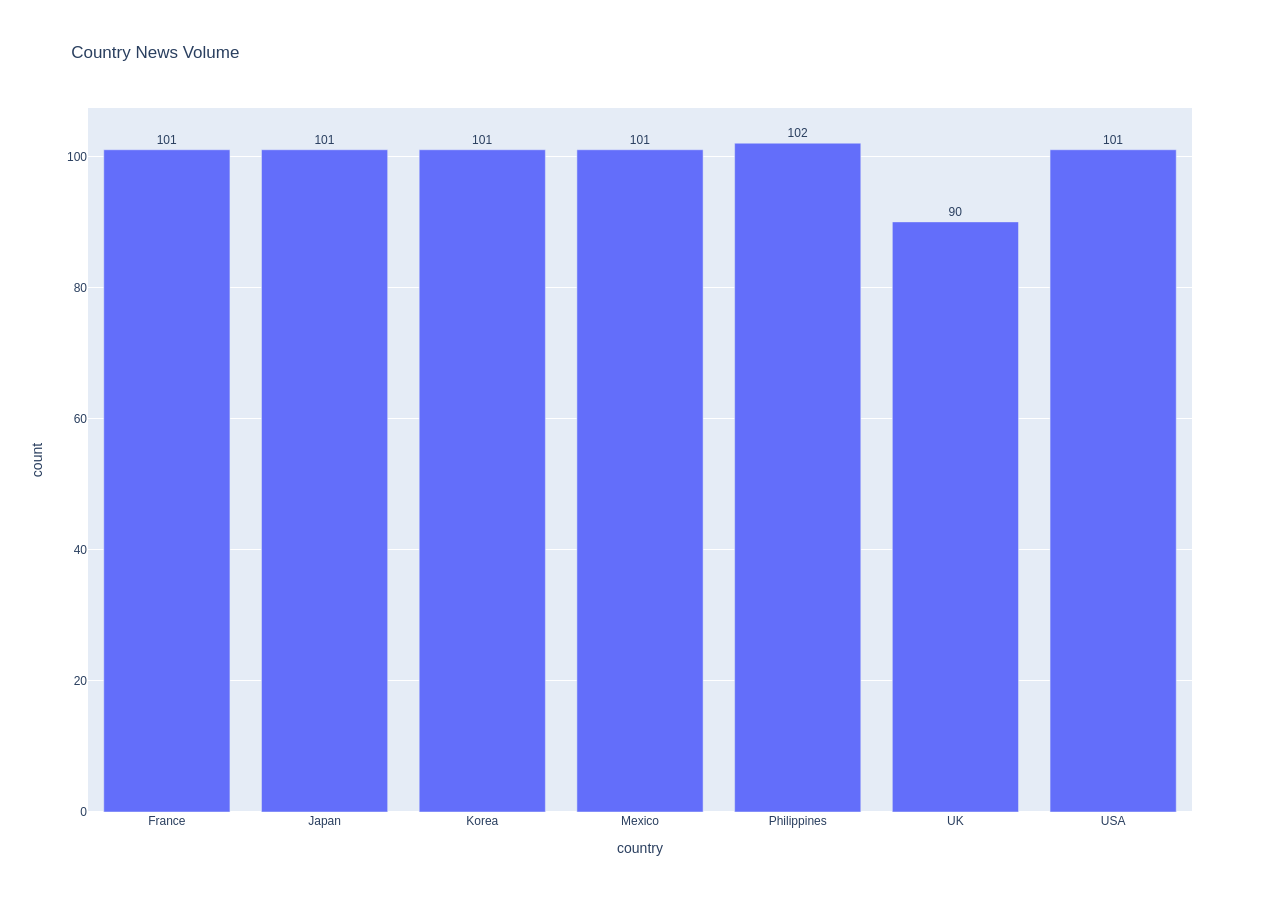
<file: country_chart.html>
<html>
<head><meta charset="utf-8" /></head>
<body>
    <div>                        <script type="text/javascript">window.PlotlyConfig = {MathJaxConfig: 'local'};</script>
        <script charset="utf-8" src="https://cdn.plot.ly/plotly-2.35.2.min.js"></script>                <div id="ed0569c3-fb1d-4228-b7e5-ed4f7f10ee5d" class="plotly-graph-div" style="height:100%; width:100%;"></div>            <script type="text/javascript">                                    window.PLOTLYENV=window.PLOTLYENV || {};                                    if (document.getElementById("ed0569c3-fb1d-4228-b7e5-ed4f7f10ee5d")) {                    Plotly.newPlot(                        "ed0569c3-fb1d-4228-b7e5-ed4f7f10ee5d",                        [{"alignmentgroup":"True","hovertemplate":"country=%{x}\u003cbr\u003ecount=%{text}\u003cextra\u003e\u003c\u002fextra\u003e","legendgroup":"","marker":{"color":"#636efa","pattern":{"shape":""}},"name":"","offsetgroup":"","orientation":"v","showlegend":false,"text":[101.0,101.0,101.0,101.0,102.0,90.0,101.0],"textposition":"outside","x":["France","Japan","Korea","Mexico","Philippines","UK","USA"],"xaxis":"x","y":[101,101,101,101,102,90,101],"yaxis":"y","type":"bar"}],                        {"template":{"data":{"histogram2dcontour":[{"type":"histogram2dcontour","colorbar":{"outlinewidth":0,"ticks":""},"colorscale":[[0.0,"#0d0887"],[0.1111111111111111,"#46039f"],[0.2222222222222222,"#7201a8"],[0.3333333333333333,"#9c179e"],[0.4444444444444444,"#bd3786"],[0.5555555555555556,"#d8576b"],[0.6666666666666666,"#ed7953"],[0.7777777777777778,"#fb9f3a"],[0.8888888888888888,"#fdca26"],[1.0,"#f0f921"]]}],"choropleth":[{"type":"choropleth","colorbar":{"outlinewidth":0,"ticks":""}}],"histogram2d":[{"type":"histogram2d","colorbar":{"outlinewidth":0,"ticks":""},"colorscale":[[0.0,"#0d0887"],[0.1111111111111111,"#46039f"],[0.2222222222222222,"#7201a8"],[0.3333333333333333,"#9c179e"],[0.4444444444444444,"#bd3786"],[0.5555555555555556,"#d8576b"],[0.6666666666666666,"#ed7953"],[0.7777777777777778,"#fb9f3a"],[0.8888888888888888,"#fdca26"],[1.0,"#f0f921"]]}],"heatmap":[{"type":"heatmap","colorbar":{"outlinewidth":0,"ticks":""},"colorscale":[[0.0,"#0d0887"],[0.1111111111111111,"#46039f"],[0.2222222222222222,"#7201a8"],[0.3333333333333333,"#9c179e"],[0.4444444444444444,"#bd3786"],[0.5555555555555556,"#d8576b"],[0.6666666666666666,"#ed7953"],[0.7777777777777778,"#fb9f3a"],[0.8888888888888888,"#fdca26"],[1.0,"#f0f921"]]}],"heatmapgl":[{"type":"heatmapgl","colorbar":{"outlinewidth":0,"ticks":""},"colorscale":[[0.0,"#0d0887"],[0.1111111111111111,"#46039f"],[0.2222222222222222,"#7201a8"],[0.3333333333333333,"#9c179e"],[0.4444444444444444,"#bd3786"],[0.5555555555555556,"#d8576b"],[0.6666666666666666,"#ed7953"],[0.7777777777777778,"#fb9f3a"],[0.8888888888888888,"#fdca26"],[1.0,"#f0f921"]]}],"contourcarpet":[{"type":"contourcarpet","colorbar":{"outlinewidth":0,"ticks":""}}],"contour":[{"type":"contour","colorbar":{"outlinewidth":0,"ticks":""},"colorscale":[[0.0,"#0d0887"],[0.1111111111111111,"#46039f"],[0.2222222222222222,"#7201a8"],[0.3333333333333333,"#9c179e"],[0.4444444444444444,"#bd3786"],[0.5555555555555556,"#d8576b"],[0.6666666666666666,"#ed7953"],[0.7777777777777778,"#fb9f3a"],[0.8888888888888888,"#fdca26"],[1.0,"#f0f921"]]}],"surface":[{"type":"surface","colorbar":{"outlinewidth":0,"ticks":""},"colorscale":[[0.0,"#0d0887"],[0.1111111111111111,"#46039f"],[0.2222222222222222,"#7201a8"],[0.3333333333333333,"#9c179e"],[0.4444444444444444,"#bd3786"],[0.5555555555555556,"#d8576b"],[0.6666666666666666,"#ed7953"],[0.7777777777777778,"#fb9f3a"],[0.8888888888888888,"#fdca26"],[1.0,"#f0f921"]]}],"mesh3d":[{"type":"mesh3d","colorbar":{"outlinewidth":0,"ticks":""}}],"scatter":[{"fillpattern":{"fillmode":"overlay","size":10,"solidity":0.2},"type":"scatter"}],"parcoords":[{"type":"parcoords","line":{"colorbar":{"outlinewidth":0,"ticks":""}}}],"scatterpolargl":[{"type":"scatterpolargl","marker":{"colorbar":{"outlinewidth":0,"ticks":""}}}],"bar":[{"error_x":{"color":"#2a3f5f"},"error_y":{"color":"#2a3f5f"},"marker":{"line":{"color":"#E5ECF6","width":0.5},"pattern":{"fillmode":"overlay","size":10,"solidity":0.2}},"type":"bar"}],"scattergeo":[{"type":"scattergeo","marker":{"colorbar":{"outlinewidth":0,"ticks":""}}}],"scatterpolar":[{"type":"scatterpolar","marker":{"colorbar":{"outlinewidth":0,"ticks":""}}}],"histogram":[{"marker":{"pattern":{"fillmode":"overlay","size":10,"solidity":0.2}},"type":"histogram"}],"scattergl":[{"type":"scattergl","marker":{"colorbar":{"outlinewidth":0,"ticks":""}}}],"scatter3d":[{"type":"scatter3d","line":{"colorbar":{"outlinewidth":0,"ticks":""}},"marker":{"colorbar":{"outlinewidth":0,"ticks":""}}}],"scattermapbox":[{"type":"scattermapbox","marker":{"colorbar":{"outlinewidth":0,"ticks":""}}}],"scatterternary":[{"type":"scatterternary","marker":{"colorbar":{"outlinewidth":0,"ticks":""}}}],"scattercarpet":[{"type":"scattercarpet","marker":{"colorbar":{"outlinewidth":0,"ticks":""}}}],"carpet":[{"aaxis":{"endlinecolor":"#2a3f5f","gridcolor":"white","linecolor":"white","minorgridcolor":"white","startlinecolor":"#2a3f5f"},"baxis":{"endlinecolor":"#2a3f5f","gridcolor":"white","linecolor":"white","minorgridcolor":"white","startlinecolor":"#2a3f5f"},"type":"carpet"}],"table":[{"cells":{"fill":{"color":"#EBF0F8"},"line":{"color":"white"}},"header":{"fill":{"color":"#C8D4E3"},"line":{"color":"white"}},"type":"table"}],"barpolar":[{"marker":{"line":{"color":"#E5ECF6","width":0.5},"pattern":{"fillmode":"overlay","size":10,"solidity":0.2}},"type":"barpolar"}],"pie":[{"automargin":true,"type":"pie"}]},"layout":{"autotypenumbers":"strict","colorway":["#636efa","#EF553B","#00cc96","#ab63fa","#FFA15A","#19d3f3","#FF6692","#B6E880","#FF97FF","#FECB52"],"font":{"color":"#2a3f5f"},"hovermode":"closest","hoverlabel":{"align":"left"},"paper_bgcolor":"white","plot_bgcolor":"#E5ECF6","polar":{"bgcolor":"#E5ECF6","angularaxis":{"gridcolor":"white","linecolor":"white","ticks":""},"radialaxis":{"gridcolor":"white","linecolor":"white","ticks":""}},"ternary":{"bgcolor":"#E5ECF6","aaxis":{"gridcolor":"white","linecolor":"white","ticks":""},"baxis":{"gridcolor":"white","linecolor":"white","ticks":""},"caxis":{"gridcolor":"white","linecolor":"white","ticks":""}},"coloraxis":{"colorbar":{"outlinewidth":0,"ticks":""}},"colorscale":{"sequential":[[0.0,"#0d0887"],[0.1111111111111111,"#46039f"],[0.2222222222222222,"#7201a8"],[0.3333333333333333,"#9c179e"],[0.4444444444444444,"#bd3786"],[0.5555555555555556,"#d8576b"],[0.6666666666666666,"#ed7953"],[0.7777777777777778,"#fb9f3a"],[0.8888888888888888,"#fdca26"],[1.0,"#f0f921"]],"sequentialminus":[[0.0,"#0d0887"],[0.1111111111111111,"#46039f"],[0.2222222222222222,"#7201a8"],[0.3333333333333333,"#9c179e"],[0.4444444444444444,"#bd3786"],[0.5555555555555556,"#d8576b"],[0.6666666666666666,"#ed7953"],[0.7777777777777778,"#fb9f3a"],[0.8888888888888888,"#fdca26"],[1.0,"#f0f921"]],"diverging":[[0,"#8e0152"],[0.1,"#c51b7d"],[0.2,"#de77ae"],[0.3,"#f1b6da"],[0.4,"#fde0ef"],[0.5,"#f7f7f7"],[0.6,"#e6f5d0"],[0.7,"#b8e186"],[0.8,"#7fbc41"],[0.9,"#4d9221"],[1,"#276419"]]},"xaxis":{"gridcolor":"white","linecolor":"white","ticks":"","title":{"standoff":15},"zerolinecolor":"white","automargin":true,"zerolinewidth":2},"yaxis":{"gridcolor":"white","linecolor":"white","ticks":"","title":{"standoff":15},"zerolinecolor":"white","automargin":true,"zerolinewidth":2},"scene":{"xaxis":{"backgroundcolor":"#E5ECF6","gridcolor":"white","linecolor":"white","showbackground":true,"ticks":"","zerolinecolor":"white","gridwidth":2},"yaxis":{"backgroundcolor":"#E5ECF6","gridcolor":"white","linecolor":"white","showbackground":true,"ticks":"","zerolinecolor":"white","gridwidth":2},"zaxis":{"backgroundcolor":"#E5ECF6","gridcolor":"white","linecolor":"white","showbackground":true,"ticks":"","zerolinecolor":"white","gridwidth":2}},"shapedefaults":{"line":{"color":"#2a3f5f"}},"annotationdefaults":{"arrowcolor":"#2a3f5f","arrowhead":0,"arrowwidth":1},"geo":{"bgcolor":"white","landcolor":"#E5ECF6","subunitcolor":"white","showland":true,"showlakes":true,"lakecolor":"white"},"title":{"x":0.05},"mapbox":{"style":"light"}}},"xaxis":{"anchor":"y","domain":[0.0,1.0],"title":{"text":"country"}},"yaxis":{"anchor":"x","domain":[0.0,1.0],"title":{"text":"count"}},"legend":{"tracegroupgap":0},"title":{"text":"Country News Volume"},"barmode":"relative"},                        {"responsive": true}                    )                };                            </script>        </div>
</body>
</html>
</file>
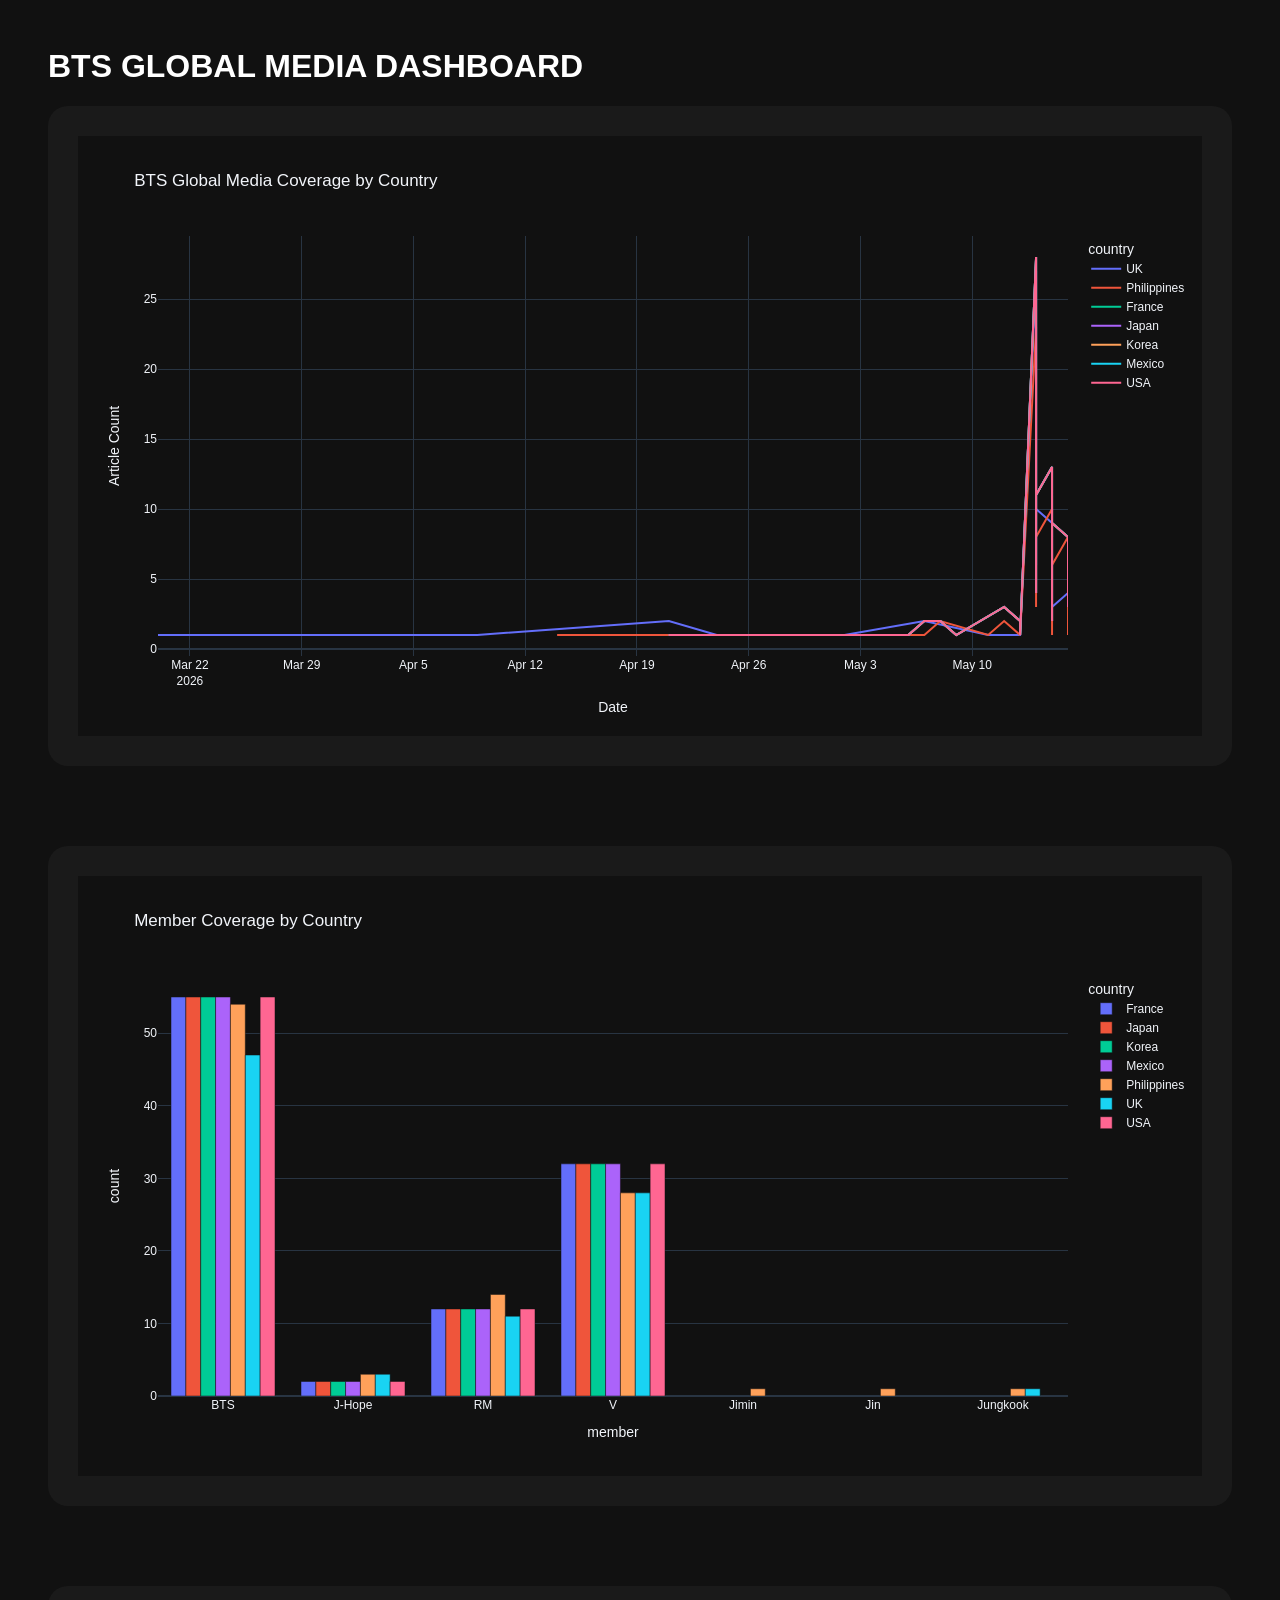
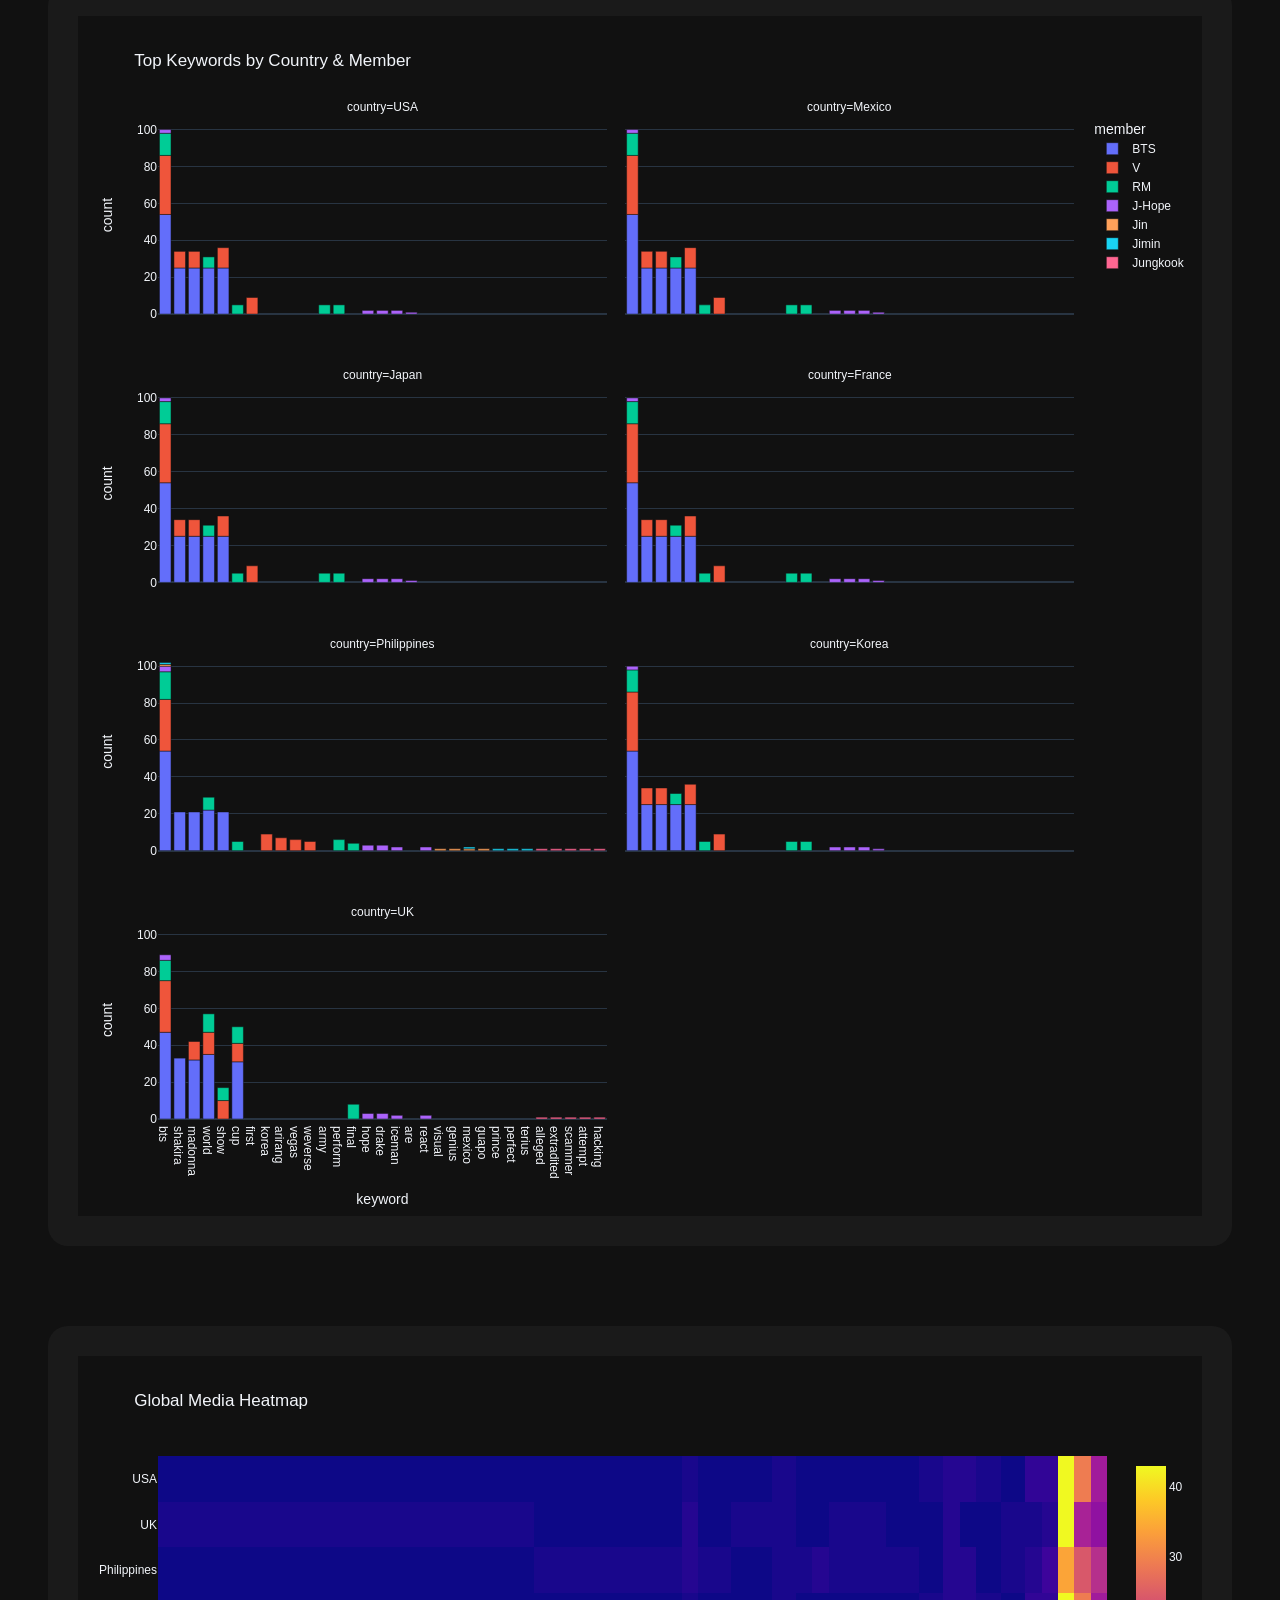
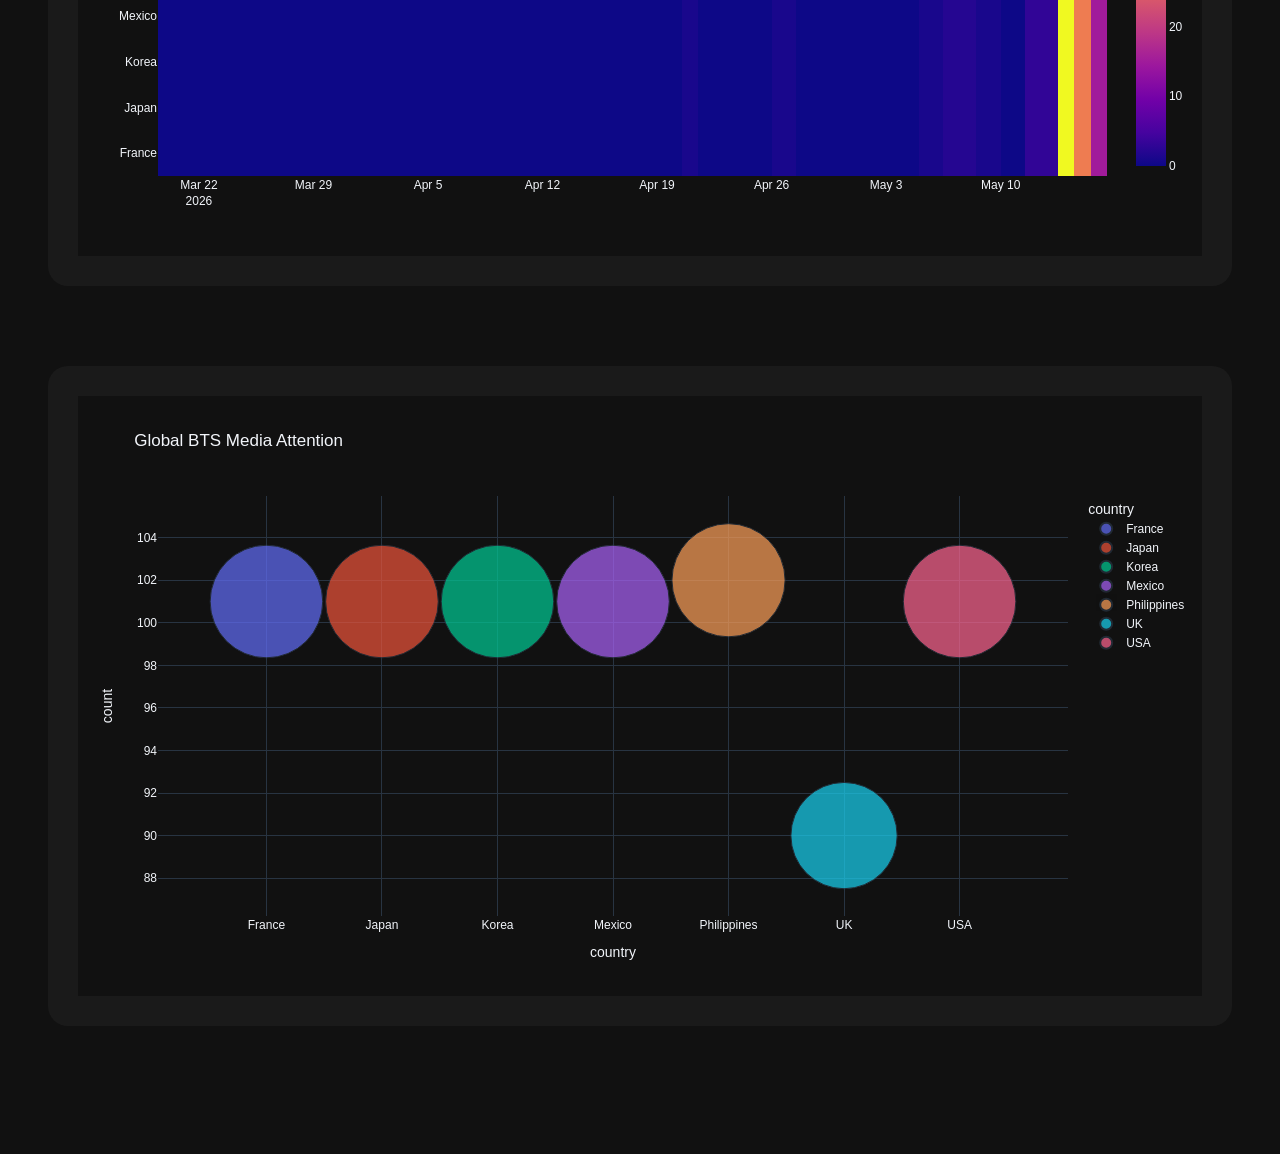
<file: dashboard.html>
<html>
<head>
<meta charset="utf-8">

<style>
body {
    background:#111;
    color:white;
    font-family:Arial;
    padding:40px;
}

.chart {
    margin-bottom:80px;
    background:#1a1a1a;
    padding:30px;
    border-radius:20px;
}
</style>

</head>

<body>

<h1>BTS GLOBAL MEDIA DASHBOARD</h1>

<div class="chart"><div>                        <script type="text/javascript">window.PlotlyConfig = {MathJaxConfig: 'local'};</script>
        <script charset="utf-8" src="https://cdn.plot.ly/plotly-2.35.2.min.js"></script>                <div id="c0dc6b7c-8b8d-4f3d-98d1-5554961e1e8e" class="plotly-graph-div" style="height:600px; width:100%;"></div>            <script type="text/javascript">                                    window.PLOTLYENV=window.PLOTLYENV || {};                                    if (document.getElementById("c0dc6b7c-8b8d-4f3d-98d1-5554961e1e8e")) {                    Plotly.newPlot(                        "c0dc6b7c-8b8d-4f3d-98d1-5554961e1e8e",                        [{"customdata":[["V"],["V"],["V"],["BTS"],["BTS"],["V"],["BTS"],["BTS"],["BTS"],["BTS"],["V"],["V"],["V"],["BTS"],["Jungkook"],["V"],["BTS"],["RM"],["V"],["BTS"],["J-Hope"],["RM"],["V"],["BTS"],["J-Hope"],["RM"],["V"]],"hovertemplate":"country=UK\u003cbr\u003edate=%{x}\u003cbr\u003ecount=%{y}\u003cbr\u003emember=%{customdata[0]}\u003cextra\u003e\u003c\u002fextra\u003e","legendgroup":"UK","line":{"color":"#636efa","dash":"solid"},"marker":{"symbol":"circle"},"mode":"lines","name":"UK","orientation":"v","showlegend":true,"x":["2026-03-20T00:00:00","2026-03-21T00:00:00","2026-03-22T00:00:00","2026-04-08T00:00:00","2026-04-09T00:00:00","2026-04-21T00:00:00","2026-04-24T00:00:00","2026-04-25T00:00:00","2026-04-27T00:00:00","2026-04-30T00:00:00","2026-05-02T00:00:00","2026-05-07T00:00:00","2026-05-11T00:00:00","2026-05-12T00:00:00","2026-05-13T00:00:00","2026-05-13T00:00:00","2026-05-14T00:00:00","2026-05-14T00:00:00","2026-05-14T00:00:00","2026-05-15T00:00:00","2026-05-15T00:00:00","2026-05-15T00:00:00","2026-05-15T00:00:00","2026-05-16T00:00:00","2026-05-16T00:00:00","2026-05-16T00:00:00","2026-05-16T00:00:00"],"xaxis":"x","y":[1,1,1,1,1,2,1,1,1,1,1,2,1,1,1,1,27,6,10,9,2,2,3,4,1,3,5],"yaxis":"y","type":"scatter"},{"customdata":[["BTS"],["BTS"],["V"],["V"],["BTS"],["V"],["BTS"],["RM"],["BTS"],["BTS"],["BTS"],["V"],["RM"],["V"],["BTS"],["BTS"],["V"],["V"],["BTS"],["BTS"],["BTS"],["Jungkook"],["RM"],["V"],["BTS"],["RM"],["V"],["BTS"],["J-Hope"],["Jimin"],["Jin"],["RM"],["V"],["BTS"],["J-Hope"],["RM"],["V"]],"hovertemplate":"country=Philippines\u003cbr\u003edate=%{x}\u003cbr\u003ecount=%{y}\u003cbr\u003emember=%{customdata[0]}\u003cextra\u003e\u003c\u002fextra\u003e","legendgroup":"Philippines","line":{"color":"#EF553B","dash":"solid"},"marker":{"symbol":"circle"},"mode":"lines","name":"Philippines","orientation":"v","showlegend":true,"x":["2026-04-14T00:00:00","2026-04-16T00:00:00","2026-04-19T00:00:00","2026-04-20T00:00:00","2026-04-21T00:00:00","2026-04-21T00:00:00","2026-04-22T00:00:00","2026-04-23T00:00:00","2026-04-27T00:00:00","2026-04-28T00:00:00","2026-04-29T00:00:00","2026-04-29T00:00:00","2026-04-30T00:00:00","2026-05-02T00:00:00","2026-05-04T00:00:00","2026-05-07T00:00:00","2026-05-07T00:00:00","2026-05-08T00:00:00","2026-05-11T00:00:00","2026-05-12T00:00:00","2026-05-13T00:00:00","2026-05-13T00:00:00","2026-05-13T00:00:00","2026-05-13T00:00:00","2026-05-14T00:00:00","2026-05-14T00:00:00","2026-05-14T00:00:00","2026-05-15T00:00:00","2026-05-15T00:00:00","2026-05-15T00:00:00","2026-05-15T00:00:00","2026-05-15T00:00:00","2026-05-15T00:00:00","2026-05-16T00:00:00","2026-05-16T00:00:00","2026-05-16T00:00:00","2026-05-16T00:00:00"],"xaxis":"x","y":[1,1,1,1,1,1,1,1,1,1,1,1,1,1,1,1,1,2,1,2,1,1,1,1,23,3,8,10,2,1,1,4,6,8,1,4,5],"yaxis":"y","type":"scatter"},{"customdata":[["V"],["V"],["BTS"],["V"],["V"],["V"],["BTS"],["BTS"],["V"],["BTS"],["RM"],["V"],["BTS"],["J-Hope"],["RM"],["V"],["BTS"],["RM"],["V"]],"hovertemplate":"country=France\u003cbr\u003edate=%{x}\u003cbr\u003ecount=%{y}\u003cbr\u003emember=%{customdata[0]}\u003cextra\u003e\u003c\u002fextra\u003e","legendgroup":"France","line":{"color":"#00cc96","dash":"solid"},"marker":{"symbol":"circle"},"mode":"lines","name":"France","orientation":"v","showlegend":true,"x":["2026-04-21T00:00:00","2026-04-27T00:00:00","2026-05-06T00:00:00","2026-05-07T00:00:00","2026-05-08T00:00:00","2026-05-09T00:00:00","2026-05-12T00:00:00","2026-05-13T00:00:00","2026-05-13T00:00:00","2026-05-14T00:00:00","2026-05-14T00:00:00","2026-05-14T00:00:00","2026-05-15T00:00:00","2026-05-15T00:00:00","2026-05-15T00:00:00","2026-05-15T00:00:00","2026-05-16T00:00:00","2026-05-16T00:00:00","2026-05-16T00:00:00"],"xaxis":"x","y":[1,1,1,2,2,1,3,2,1,28,4,11,13,2,5,9,8,3,4],"yaxis":"y","type":"scatter"},{"customdata":[["V"],["V"],["BTS"],["V"],["V"],["V"],["BTS"],["BTS"],["V"],["BTS"],["RM"],["V"],["BTS"],["J-Hope"],["RM"],["V"],["BTS"],["RM"],["V"]],"hovertemplate":"country=Japan\u003cbr\u003edate=%{x}\u003cbr\u003ecount=%{y}\u003cbr\u003emember=%{customdata[0]}\u003cextra\u003e\u003c\u002fextra\u003e","legendgroup":"Japan","line":{"color":"#ab63fa","dash":"solid"},"marker":{"symbol":"circle"},"mode":"lines","name":"Japan","orientation":"v","showlegend":true,"x":["2026-04-21T00:00:00","2026-04-27T00:00:00","2026-05-06T00:00:00","2026-05-07T00:00:00","2026-05-08T00:00:00","2026-05-09T00:00:00","2026-05-12T00:00:00","2026-05-13T00:00:00","2026-05-13T00:00:00","2026-05-14T00:00:00","2026-05-14T00:00:00","2026-05-14T00:00:00","2026-05-15T00:00:00","2026-05-15T00:00:00","2026-05-15T00:00:00","2026-05-15T00:00:00","2026-05-16T00:00:00","2026-05-16T00:00:00","2026-05-16T00:00:00"],"xaxis":"x","y":[1,1,1,2,2,1,3,2,1,28,4,11,13,2,5,9,8,3,4],"yaxis":"y","type":"scatter"},{"customdata":[["V"],["V"],["BTS"],["V"],["V"],["V"],["BTS"],["BTS"],["V"],["BTS"],["RM"],["V"],["BTS"],["J-Hope"],["RM"],["V"],["BTS"],["RM"],["V"]],"hovertemplate":"country=Korea\u003cbr\u003edate=%{x}\u003cbr\u003ecount=%{y}\u003cbr\u003emember=%{customdata[0]}\u003cextra\u003e\u003c\u002fextra\u003e","legendgroup":"Korea","line":{"color":"#FFA15A","dash":"solid"},"marker":{"symbol":"circle"},"mode":"lines","name":"Korea","orientation":"v","showlegend":true,"x":["2026-04-21T00:00:00","2026-04-27T00:00:00","2026-05-06T00:00:00","2026-05-07T00:00:00","2026-05-08T00:00:00","2026-05-09T00:00:00","2026-05-12T00:00:00","2026-05-13T00:00:00","2026-05-13T00:00:00","2026-05-14T00:00:00","2026-05-14T00:00:00","2026-05-14T00:00:00","2026-05-15T00:00:00","2026-05-15T00:00:00","2026-05-15T00:00:00","2026-05-15T00:00:00","2026-05-16T00:00:00","2026-05-16T00:00:00","2026-05-16T00:00:00"],"xaxis":"x","y":[1,1,1,2,2,1,3,2,1,28,4,11,13,2,5,9,8,3,4],"yaxis":"y","type":"scatter"},{"customdata":[["V"],["V"],["BTS"],["V"],["V"],["V"],["BTS"],["BTS"],["V"],["BTS"],["RM"],["V"],["BTS"],["J-Hope"],["RM"],["V"],["BTS"],["RM"],["V"]],"hovertemplate":"country=Mexico\u003cbr\u003edate=%{x}\u003cbr\u003ecount=%{y}\u003cbr\u003emember=%{customdata[0]}\u003cextra\u003e\u003c\u002fextra\u003e","legendgroup":"Mexico","line":{"color":"#19d3f3","dash":"solid"},"marker":{"symbol":"circle"},"mode":"lines","name":"Mexico","orientation":"v","showlegend":true,"x":["2026-04-21T00:00:00","2026-04-27T00:00:00","2026-05-06T00:00:00","2026-05-07T00:00:00","2026-05-08T00:00:00","2026-05-09T00:00:00","2026-05-12T00:00:00","2026-05-13T00:00:00","2026-05-13T00:00:00","2026-05-14T00:00:00","2026-05-14T00:00:00","2026-05-14T00:00:00","2026-05-15T00:00:00","2026-05-15T00:00:00","2026-05-15T00:00:00","2026-05-15T00:00:00","2026-05-16T00:00:00","2026-05-16T00:00:00","2026-05-16T00:00:00"],"xaxis":"x","y":[1,1,1,2,2,1,3,2,1,28,4,11,13,2,5,9,8,3,4],"yaxis":"y","type":"scatter"},{"customdata":[["V"],["V"],["BTS"],["V"],["V"],["V"],["BTS"],["BTS"],["V"],["BTS"],["RM"],["V"],["BTS"],["J-Hope"],["RM"],["V"],["BTS"],["RM"],["V"]],"hovertemplate":"country=USA\u003cbr\u003edate=%{x}\u003cbr\u003ecount=%{y}\u003cbr\u003emember=%{customdata[0]}\u003cextra\u003e\u003c\u002fextra\u003e","legendgroup":"USA","line":{"color":"#FF6692","dash":"solid"},"marker":{"symbol":"circle"},"mode":"lines","name":"USA","orientation":"v","showlegend":true,"x":["2026-04-21T00:00:00","2026-04-27T00:00:00","2026-05-06T00:00:00","2026-05-07T00:00:00","2026-05-08T00:00:00","2026-05-09T00:00:00","2026-05-12T00:00:00","2026-05-13T00:00:00","2026-05-13T00:00:00","2026-05-14T00:00:00","2026-05-14T00:00:00","2026-05-14T00:00:00","2026-05-15T00:00:00","2026-05-15T00:00:00","2026-05-15T00:00:00","2026-05-15T00:00:00","2026-05-16T00:00:00","2026-05-16T00:00:00","2026-05-16T00:00:00"],"xaxis":"x","y":[1,1,1,2,2,1,3,2,1,28,4,11,13,2,5,9,8,3,4],"yaxis":"y","type":"scatter"}],                        {"height":600,"hovermode":"x unified","legend":{"title":{"text":"country"},"tracegroupgap":0},"template":{"data":{"barpolar":[{"marker":{"line":{"color":"rgb(17,17,17)","width":0.5},"pattern":{"fillmode":"overlay","size":10,"solidity":0.2}},"type":"barpolar"}],"bar":[{"error_x":{"color":"#f2f5fa"},"error_y":{"color":"#f2f5fa"},"marker":{"line":{"color":"rgb(17,17,17)","width":0.5},"pattern":{"fillmode":"overlay","size":10,"solidity":0.2}},"type":"bar"}],"carpet":[{"aaxis":{"endlinecolor":"#A2B1C6","gridcolor":"#506784","linecolor":"#506784","minorgridcolor":"#506784","startlinecolor":"#A2B1C6"},"baxis":{"endlinecolor":"#A2B1C6","gridcolor":"#506784","linecolor":"#506784","minorgridcolor":"#506784","startlinecolor":"#A2B1C6"},"type":"carpet"}],"choropleth":[{"colorbar":{"outlinewidth":0,"ticks":""},"type":"choropleth"}],"contourcarpet":[{"colorbar":{"outlinewidth":0,"ticks":""},"type":"contourcarpet"}],"contour":[{"colorbar":{"outlinewidth":0,"ticks":""},"colorscale":[[0.0,"#0d0887"],[0.1111111111111111,"#46039f"],[0.2222222222222222,"#7201a8"],[0.3333333333333333,"#9c179e"],[0.4444444444444444,"#bd3786"],[0.5555555555555556,"#d8576b"],[0.6666666666666666,"#ed7953"],[0.7777777777777778,"#fb9f3a"],[0.8888888888888888,"#fdca26"],[1.0,"#f0f921"]],"type":"contour"}],"heatmapgl":[{"colorbar":{"outlinewidth":0,"ticks":""},"colorscale":[[0.0,"#0d0887"],[0.1111111111111111,"#46039f"],[0.2222222222222222,"#7201a8"],[0.3333333333333333,"#9c179e"],[0.4444444444444444,"#bd3786"],[0.5555555555555556,"#d8576b"],[0.6666666666666666,"#ed7953"],[0.7777777777777778,"#fb9f3a"],[0.8888888888888888,"#fdca26"],[1.0,"#f0f921"]],"type":"heatmapgl"}],"heatmap":[{"colorbar":{"outlinewidth":0,"ticks":""},"colorscale":[[0.0,"#0d0887"],[0.1111111111111111,"#46039f"],[0.2222222222222222,"#7201a8"],[0.3333333333333333,"#9c179e"],[0.4444444444444444,"#bd3786"],[0.5555555555555556,"#d8576b"],[0.6666666666666666,"#ed7953"],[0.7777777777777778,"#fb9f3a"],[0.8888888888888888,"#fdca26"],[1.0,"#f0f921"]],"type":"heatmap"}],"histogram2dcontour":[{"colorbar":{"outlinewidth":0,"ticks":""},"colorscale":[[0.0,"#0d0887"],[0.1111111111111111,"#46039f"],[0.2222222222222222,"#7201a8"],[0.3333333333333333,"#9c179e"],[0.4444444444444444,"#bd3786"],[0.5555555555555556,"#d8576b"],[0.6666666666666666,"#ed7953"],[0.7777777777777778,"#fb9f3a"],[0.8888888888888888,"#fdca26"],[1.0,"#f0f921"]],"type":"histogram2dcontour"}],"histogram2d":[{"colorbar":{"outlinewidth":0,"ticks":""},"colorscale":[[0.0,"#0d0887"],[0.1111111111111111,"#46039f"],[0.2222222222222222,"#7201a8"],[0.3333333333333333,"#9c179e"],[0.4444444444444444,"#bd3786"],[0.5555555555555556,"#d8576b"],[0.6666666666666666,"#ed7953"],[0.7777777777777778,"#fb9f3a"],[0.8888888888888888,"#fdca26"],[1.0,"#f0f921"]],"type":"histogram2d"}],"histogram":[{"marker":{"pattern":{"fillmode":"overlay","size":10,"solidity":0.2}},"type":"histogram"}],"mesh3d":[{"colorbar":{"outlinewidth":0,"ticks":""},"type":"mesh3d"}],"parcoords":[{"line":{"colorbar":{"outlinewidth":0,"ticks":""}},"type":"parcoords"}],"pie":[{"automargin":true,"type":"pie"}],"scatter3d":[{"line":{"colorbar":{"outlinewidth":0,"ticks":""}},"marker":{"colorbar":{"outlinewidth":0,"ticks":""}},"type":"scatter3d"}],"scattercarpet":[{"marker":{"colorbar":{"outlinewidth":0,"ticks":""}},"type":"scattercarpet"}],"scattergeo":[{"marker":{"colorbar":{"outlinewidth":0,"ticks":""}},"type":"scattergeo"}],"scattergl":[{"marker":{"line":{"color":"#283442"}},"type":"scattergl"}],"scattermapbox":[{"marker":{"colorbar":{"outlinewidth":0,"ticks":""}},"type":"scattermapbox"}],"scatterpolargl":[{"marker":{"colorbar":{"outlinewidth":0,"ticks":""}},"type":"scatterpolargl"}],"scatterpolar":[{"marker":{"colorbar":{"outlinewidth":0,"ticks":""}},"type":"scatterpolar"}],"scatter":[{"marker":{"line":{"color":"#283442"}},"type":"scatter"}],"scatterternary":[{"marker":{"colorbar":{"outlinewidth":0,"ticks":""}},"type":"scatterternary"}],"surface":[{"colorbar":{"outlinewidth":0,"ticks":""},"colorscale":[[0.0,"#0d0887"],[0.1111111111111111,"#46039f"],[0.2222222222222222,"#7201a8"],[0.3333333333333333,"#9c179e"],[0.4444444444444444,"#bd3786"],[0.5555555555555556,"#d8576b"],[0.6666666666666666,"#ed7953"],[0.7777777777777778,"#fb9f3a"],[0.8888888888888888,"#fdca26"],[1.0,"#f0f921"]],"type":"surface"}],"table":[{"cells":{"fill":{"color":"#506784"},"line":{"color":"rgb(17,17,17)"}},"header":{"fill":{"color":"#2a3f5f"},"line":{"color":"rgb(17,17,17)"}},"type":"table"}]},"layout":{"annotationdefaults":{"arrowcolor":"#f2f5fa","arrowhead":0,"arrowwidth":1},"autotypenumbers":"strict","coloraxis":{"colorbar":{"outlinewidth":0,"ticks":""}},"colorscale":{"diverging":[[0,"#8e0152"],[0.1,"#c51b7d"],[0.2,"#de77ae"],[0.3,"#f1b6da"],[0.4,"#fde0ef"],[0.5,"#f7f7f7"],[0.6,"#e6f5d0"],[0.7,"#b8e186"],[0.8,"#7fbc41"],[0.9,"#4d9221"],[1,"#276419"]],"sequential":[[0.0,"#0d0887"],[0.1111111111111111,"#46039f"],[0.2222222222222222,"#7201a8"],[0.3333333333333333,"#9c179e"],[0.4444444444444444,"#bd3786"],[0.5555555555555556,"#d8576b"],[0.6666666666666666,"#ed7953"],[0.7777777777777778,"#fb9f3a"],[0.8888888888888888,"#fdca26"],[1.0,"#f0f921"]],"sequentialminus":[[0.0,"#0d0887"],[0.1111111111111111,"#46039f"],[0.2222222222222222,"#7201a8"],[0.3333333333333333,"#9c179e"],[0.4444444444444444,"#bd3786"],[0.5555555555555556,"#d8576b"],[0.6666666666666666,"#ed7953"],[0.7777777777777778,"#fb9f3a"],[0.8888888888888888,"#fdca26"],[1.0,"#f0f921"]]},"colorway":["#636efa","#EF553B","#00cc96","#ab63fa","#FFA15A","#19d3f3","#FF6692","#B6E880","#FF97FF","#FECB52"],"font":{"color":"#f2f5fa"},"geo":{"bgcolor":"rgb(17,17,17)","lakecolor":"rgb(17,17,17)","landcolor":"rgb(17,17,17)","showlakes":true,"showland":true,"subunitcolor":"#506784"},"hoverlabel":{"align":"left"},"hovermode":"closest","mapbox":{"style":"dark"},"paper_bgcolor":"rgb(17,17,17)","plot_bgcolor":"rgb(17,17,17)","polar":{"angularaxis":{"gridcolor":"#506784","linecolor":"#506784","ticks":""},"bgcolor":"rgb(17,17,17)","radialaxis":{"gridcolor":"#506784","linecolor":"#506784","ticks":""}},"scene":{"xaxis":{"backgroundcolor":"rgb(17,17,17)","gridcolor":"#506784","gridwidth":2,"linecolor":"#506784","showbackground":true,"ticks":"","zerolinecolor":"#C8D4E3"},"yaxis":{"backgroundcolor":"rgb(17,17,17)","gridcolor":"#506784","gridwidth":2,"linecolor":"#506784","showbackground":true,"ticks":"","zerolinecolor":"#C8D4E3"},"zaxis":{"backgroundcolor":"rgb(17,17,17)","gridcolor":"#506784","gridwidth":2,"linecolor":"#506784","showbackground":true,"ticks":"","zerolinecolor":"#C8D4E3"}},"shapedefaults":{"line":{"color":"#f2f5fa"}},"sliderdefaults":{"bgcolor":"#C8D4E3","bordercolor":"rgb(17,17,17)","borderwidth":1,"tickwidth":0},"ternary":{"aaxis":{"gridcolor":"#506784","linecolor":"#506784","ticks":""},"baxis":{"gridcolor":"#506784","linecolor":"#506784","ticks":""},"bgcolor":"rgb(17,17,17)","caxis":{"gridcolor":"#506784","linecolor":"#506784","ticks":""}},"title":{"x":0.05},"updatemenudefaults":{"bgcolor":"#506784","borderwidth":0},"xaxis":{"automargin":true,"gridcolor":"#283442","linecolor":"#506784","ticks":"","title":{"standoff":15},"zerolinecolor":"#283442","zerolinewidth":2},"yaxis":{"automargin":true,"gridcolor":"#283442","linecolor":"#506784","ticks":"","title":{"standoff":15},"zerolinecolor":"#283442","zerolinewidth":2}}},"title":{"text":"BTS Global Media Coverage by Country"},"xaxis":{"anchor":"y","domain":[0.0,1.0],"title":{"text":"Date"}},"yaxis":{"anchor":"x","domain":[0.0,1.0],"title":{"text":"Article Count"}}},                        {"responsive": true}                    )                };                            </script>        </div></div>

<div class="chart"><div>                            <div id="f4afe01c-9bd8-4a5b-a82d-8da76471b0bc" class="plotly-graph-div" style="height:600px; width:100%;"></div>            <script type="text/javascript">                                    window.PLOTLYENV=window.PLOTLYENV || {};                                    if (document.getElementById("f4afe01c-9bd8-4a5b-a82d-8da76471b0bc")) {                    Plotly.newPlot(                        "f4afe01c-9bd8-4a5b-a82d-8da76471b0bc",                        [{"alignmentgroup":"True","hovertemplate":"country=France\u003cbr\u003emember=%{x}\u003cbr\u003ecount=%{y}\u003cextra\u003e\u003c\u002fextra\u003e","legendgroup":"France","marker":{"color":"#636efa","pattern":{"shape":""}},"name":"France","offsetgroup":"France","orientation":"v","showlegend":true,"textposition":"auto","x":["BTS","J-Hope","RM","V"],"xaxis":"x","y":[55,2,12,32],"yaxis":"y","type":"bar"},{"alignmentgroup":"True","hovertemplate":"country=Japan\u003cbr\u003emember=%{x}\u003cbr\u003ecount=%{y}\u003cextra\u003e\u003c\u002fextra\u003e","legendgroup":"Japan","marker":{"color":"#EF553B","pattern":{"shape":""}},"name":"Japan","offsetgroup":"Japan","orientation":"v","showlegend":true,"textposition":"auto","x":["BTS","J-Hope","RM","V"],"xaxis":"x","y":[55,2,12,32],"yaxis":"y","type":"bar"},{"alignmentgroup":"True","hovertemplate":"country=Korea\u003cbr\u003emember=%{x}\u003cbr\u003ecount=%{y}\u003cextra\u003e\u003c\u002fextra\u003e","legendgroup":"Korea","marker":{"color":"#00cc96","pattern":{"shape":""}},"name":"Korea","offsetgroup":"Korea","orientation":"v","showlegend":true,"textposition":"auto","x":["BTS","J-Hope","RM","V"],"xaxis":"x","y":[55,2,12,32],"yaxis":"y","type":"bar"},{"alignmentgroup":"True","hovertemplate":"country=Mexico\u003cbr\u003emember=%{x}\u003cbr\u003ecount=%{y}\u003cextra\u003e\u003c\u002fextra\u003e","legendgroup":"Mexico","marker":{"color":"#ab63fa","pattern":{"shape":""}},"name":"Mexico","offsetgroup":"Mexico","orientation":"v","showlegend":true,"textposition":"auto","x":["BTS","J-Hope","RM","V"],"xaxis":"x","y":[55,2,12,32],"yaxis":"y","type":"bar"},{"alignmentgroup":"True","hovertemplate":"country=Philippines\u003cbr\u003emember=%{x}\u003cbr\u003ecount=%{y}\u003cextra\u003e\u003c\u002fextra\u003e","legendgroup":"Philippines","marker":{"color":"#FFA15A","pattern":{"shape":""}},"name":"Philippines","offsetgroup":"Philippines","orientation":"v","showlegend":true,"textposition":"auto","x":["BTS","J-Hope","Jimin","Jin","Jungkook","RM","V"],"xaxis":"x","y":[54,3,1,1,1,14,28],"yaxis":"y","type":"bar"},{"alignmentgroup":"True","hovertemplate":"country=UK\u003cbr\u003emember=%{x}\u003cbr\u003ecount=%{y}\u003cextra\u003e\u003c\u002fextra\u003e","legendgroup":"UK","marker":{"color":"#19d3f3","pattern":{"shape":""}},"name":"UK","offsetgroup":"UK","orientation":"v","showlegend":true,"textposition":"auto","x":["BTS","J-Hope","Jungkook","RM","V"],"xaxis":"x","y":[47,3,1,11,28],"yaxis":"y","type":"bar"},{"alignmentgroup":"True","hovertemplate":"country=USA\u003cbr\u003emember=%{x}\u003cbr\u003ecount=%{y}\u003cextra\u003e\u003c\u002fextra\u003e","legendgroup":"USA","marker":{"color":"#FF6692","pattern":{"shape":""}},"name":"USA","offsetgroup":"USA","orientation":"v","showlegend":true,"textposition":"auto","x":["BTS","J-Hope","RM","V"],"xaxis":"x","y":[55,2,12,32],"yaxis":"y","type":"bar"}],                        {"barmode":"group","height":600,"legend":{"title":{"text":"country"},"tracegroupgap":0},"template":{"data":{"barpolar":[{"marker":{"line":{"color":"rgb(17,17,17)","width":0.5},"pattern":{"fillmode":"overlay","size":10,"solidity":0.2}},"type":"barpolar"}],"bar":[{"error_x":{"color":"#f2f5fa"},"error_y":{"color":"#f2f5fa"},"marker":{"line":{"color":"rgb(17,17,17)","width":0.5},"pattern":{"fillmode":"overlay","size":10,"solidity":0.2}},"type":"bar"}],"carpet":[{"aaxis":{"endlinecolor":"#A2B1C6","gridcolor":"#506784","linecolor":"#506784","minorgridcolor":"#506784","startlinecolor":"#A2B1C6"},"baxis":{"endlinecolor":"#A2B1C6","gridcolor":"#506784","linecolor":"#506784","minorgridcolor":"#506784","startlinecolor":"#A2B1C6"},"type":"carpet"}],"choropleth":[{"colorbar":{"outlinewidth":0,"ticks":""},"type":"choropleth"}],"contourcarpet":[{"colorbar":{"outlinewidth":0,"ticks":""},"type":"contourcarpet"}],"contour":[{"colorbar":{"outlinewidth":0,"ticks":""},"colorscale":[[0.0,"#0d0887"],[0.1111111111111111,"#46039f"],[0.2222222222222222,"#7201a8"],[0.3333333333333333,"#9c179e"],[0.4444444444444444,"#bd3786"],[0.5555555555555556,"#d8576b"],[0.6666666666666666,"#ed7953"],[0.7777777777777778,"#fb9f3a"],[0.8888888888888888,"#fdca26"],[1.0,"#f0f921"]],"type":"contour"}],"heatmapgl":[{"colorbar":{"outlinewidth":0,"ticks":""},"colorscale":[[0.0,"#0d0887"],[0.1111111111111111,"#46039f"],[0.2222222222222222,"#7201a8"],[0.3333333333333333,"#9c179e"],[0.4444444444444444,"#bd3786"],[0.5555555555555556,"#d8576b"],[0.6666666666666666,"#ed7953"],[0.7777777777777778,"#fb9f3a"],[0.8888888888888888,"#fdca26"],[1.0,"#f0f921"]],"type":"heatmapgl"}],"heatmap":[{"colorbar":{"outlinewidth":0,"ticks":""},"colorscale":[[0.0,"#0d0887"],[0.1111111111111111,"#46039f"],[0.2222222222222222,"#7201a8"],[0.3333333333333333,"#9c179e"],[0.4444444444444444,"#bd3786"],[0.5555555555555556,"#d8576b"],[0.6666666666666666,"#ed7953"],[0.7777777777777778,"#fb9f3a"],[0.8888888888888888,"#fdca26"],[1.0,"#f0f921"]],"type":"heatmap"}],"histogram2dcontour":[{"colorbar":{"outlinewidth":0,"ticks":""},"colorscale":[[0.0,"#0d0887"],[0.1111111111111111,"#46039f"],[0.2222222222222222,"#7201a8"],[0.3333333333333333,"#9c179e"],[0.4444444444444444,"#bd3786"],[0.5555555555555556,"#d8576b"],[0.6666666666666666,"#ed7953"],[0.7777777777777778,"#fb9f3a"],[0.8888888888888888,"#fdca26"],[1.0,"#f0f921"]],"type":"histogram2dcontour"}],"histogram2d":[{"colorbar":{"outlinewidth":0,"ticks":""},"colorscale":[[0.0,"#0d0887"],[0.1111111111111111,"#46039f"],[0.2222222222222222,"#7201a8"],[0.3333333333333333,"#9c179e"],[0.4444444444444444,"#bd3786"],[0.5555555555555556,"#d8576b"],[0.6666666666666666,"#ed7953"],[0.7777777777777778,"#fb9f3a"],[0.8888888888888888,"#fdca26"],[1.0,"#f0f921"]],"type":"histogram2d"}],"histogram":[{"marker":{"pattern":{"fillmode":"overlay","size":10,"solidity":0.2}},"type":"histogram"}],"mesh3d":[{"colorbar":{"outlinewidth":0,"ticks":""},"type":"mesh3d"}],"parcoords":[{"line":{"colorbar":{"outlinewidth":0,"ticks":""}},"type":"parcoords"}],"pie":[{"automargin":true,"type":"pie"}],"scatter3d":[{"line":{"colorbar":{"outlinewidth":0,"ticks":""}},"marker":{"colorbar":{"outlinewidth":0,"ticks":""}},"type":"scatter3d"}],"scattercarpet":[{"marker":{"colorbar":{"outlinewidth":0,"ticks":""}},"type":"scattercarpet"}],"scattergeo":[{"marker":{"colorbar":{"outlinewidth":0,"ticks":""}},"type":"scattergeo"}],"scattergl":[{"marker":{"line":{"color":"#283442"}},"type":"scattergl"}],"scattermapbox":[{"marker":{"colorbar":{"outlinewidth":0,"ticks":""}},"type":"scattermapbox"}],"scatterpolargl":[{"marker":{"colorbar":{"outlinewidth":0,"ticks":""}},"type":"scatterpolargl"}],"scatterpolar":[{"marker":{"colorbar":{"outlinewidth":0,"ticks":""}},"type":"scatterpolar"}],"scatter":[{"marker":{"line":{"color":"#283442"}},"type":"scatter"}],"scatterternary":[{"marker":{"colorbar":{"outlinewidth":0,"ticks":""}},"type":"scatterternary"}],"surface":[{"colorbar":{"outlinewidth":0,"ticks":""},"colorscale":[[0.0,"#0d0887"],[0.1111111111111111,"#46039f"],[0.2222222222222222,"#7201a8"],[0.3333333333333333,"#9c179e"],[0.4444444444444444,"#bd3786"],[0.5555555555555556,"#d8576b"],[0.6666666666666666,"#ed7953"],[0.7777777777777778,"#fb9f3a"],[0.8888888888888888,"#fdca26"],[1.0,"#f0f921"]],"type":"surface"}],"table":[{"cells":{"fill":{"color":"#506784"},"line":{"color":"rgb(17,17,17)"}},"header":{"fill":{"color":"#2a3f5f"},"line":{"color":"rgb(17,17,17)"}},"type":"table"}]},"layout":{"annotationdefaults":{"arrowcolor":"#f2f5fa","arrowhead":0,"arrowwidth":1},"autotypenumbers":"strict","coloraxis":{"colorbar":{"outlinewidth":0,"ticks":""}},"colorscale":{"diverging":[[0,"#8e0152"],[0.1,"#c51b7d"],[0.2,"#de77ae"],[0.3,"#f1b6da"],[0.4,"#fde0ef"],[0.5,"#f7f7f7"],[0.6,"#e6f5d0"],[0.7,"#b8e186"],[0.8,"#7fbc41"],[0.9,"#4d9221"],[1,"#276419"]],"sequential":[[0.0,"#0d0887"],[0.1111111111111111,"#46039f"],[0.2222222222222222,"#7201a8"],[0.3333333333333333,"#9c179e"],[0.4444444444444444,"#bd3786"],[0.5555555555555556,"#d8576b"],[0.6666666666666666,"#ed7953"],[0.7777777777777778,"#fb9f3a"],[0.8888888888888888,"#fdca26"],[1.0,"#f0f921"]],"sequentialminus":[[0.0,"#0d0887"],[0.1111111111111111,"#46039f"],[0.2222222222222222,"#7201a8"],[0.3333333333333333,"#9c179e"],[0.4444444444444444,"#bd3786"],[0.5555555555555556,"#d8576b"],[0.6666666666666666,"#ed7953"],[0.7777777777777778,"#fb9f3a"],[0.8888888888888888,"#fdca26"],[1.0,"#f0f921"]]},"colorway":["#636efa","#EF553B","#00cc96","#ab63fa","#FFA15A","#19d3f3","#FF6692","#B6E880","#FF97FF","#FECB52"],"font":{"color":"#f2f5fa"},"geo":{"bgcolor":"rgb(17,17,17)","lakecolor":"rgb(17,17,17)","landcolor":"rgb(17,17,17)","showlakes":true,"showland":true,"subunitcolor":"#506784"},"hoverlabel":{"align":"left"},"hovermode":"closest","mapbox":{"style":"dark"},"paper_bgcolor":"rgb(17,17,17)","plot_bgcolor":"rgb(17,17,17)","polar":{"angularaxis":{"gridcolor":"#506784","linecolor":"#506784","ticks":""},"bgcolor":"rgb(17,17,17)","radialaxis":{"gridcolor":"#506784","linecolor":"#506784","ticks":""}},"scene":{"xaxis":{"backgroundcolor":"rgb(17,17,17)","gridcolor":"#506784","gridwidth":2,"linecolor":"#506784","showbackground":true,"ticks":"","zerolinecolor":"#C8D4E3"},"yaxis":{"backgroundcolor":"rgb(17,17,17)","gridcolor":"#506784","gridwidth":2,"linecolor":"#506784","showbackground":true,"ticks":"","zerolinecolor":"#C8D4E3"},"zaxis":{"backgroundcolor":"rgb(17,17,17)","gridcolor":"#506784","gridwidth":2,"linecolor":"#506784","showbackground":true,"ticks":"","zerolinecolor":"#C8D4E3"}},"shapedefaults":{"line":{"color":"#f2f5fa"}},"sliderdefaults":{"bgcolor":"#C8D4E3","bordercolor":"rgb(17,17,17)","borderwidth":1,"tickwidth":0},"ternary":{"aaxis":{"gridcolor":"#506784","linecolor":"#506784","ticks":""},"baxis":{"gridcolor":"#506784","linecolor":"#506784","ticks":""},"bgcolor":"rgb(17,17,17)","caxis":{"gridcolor":"#506784","linecolor":"#506784","ticks":""}},"title":{"x":0.05},"updatemenudefaults":{"bgcolor":"#506784","borderwidth":0},"xaxis":{"automargin":true,"gridcolor":"#283442","linecolor":"#506784","ticks":"","title":{"standoff":15},"zerolinecolor":"#283442","zerolinewidth":2},"yaxis":{"automargin":true,"gridcolor":"#283442","linecolor":"#506784","ticks":"","title":{"standoff":15},"zerolinecolor":"#283442","zerolinewidth":2}}},"title":{"text":"Member Coverage by Country"},"xaxis":{"anchor":"y","domain":[0.0,1.0],"title":{"text":"member"}},"yaxis":{"anchor":"x","domain":[0.0,1.0],"title":{"text":"count"}}},                        {"responsive": true}                    )                };                            </script>        </div></div>

<div class="chart"><div>                            <div id="8e5f94dd-fc98-4da5-91d3-cd1f7b51170a" class="plotly-graph-div" style="height:1200px; width:100%;"></div>            <script type="text/javascript">                                    window.PLOTLYENV=window.PLOTLYENV || {};                                    if (document.getElementById("8e5f94dd-fc98-4da5-91d3-cd1f7b51170a")) {                    Plotly.newPlot(                        "8e5f94dd-fc98-4da5-91d3-cd1f7b51170a",                        [{"alignmentgroup":"True","hovertemplate":"member=BTS\u003cbr\u003ecountry=USA\u003cbr\u003ekeyword=%{x}\u003cbr\u003ecount=%{y}\u003cextra\u003e\u003c\u002fextra\u003e","legendgroup":"BTS","marker":{"color":"#636efa","pattern":{"shape":""}},"name":"BTS","offsetgroup":"BTS","orientation":"v","showlegend":true,"textposition":"auto","x":["bts","shakira","madonna","world","show"],"xaxis":"x7","y":[54,25,25,25,25],"yaxis":"y7","type":"bar"},{"alignmentgroup":"True","hovertemplate":"member=BTS\u003cbr\u003ecountry=Mexico\u003cbr\u003ekeyword=%{x}\u003cbr\u003ecount=%{y}\u003cextra\u003e\u003c\u002fextra\u003e","legendgroup":"BTS","marker":{"color":"#636efa","pattern":{"shape":""}},"name":"BTS","offsetgroup":"BTS","orientation":"v","showlegend":false,"textposition":"auto","x":["bts","show","madonna","world","shakira"],"xaxis":"x8","y":[54,25,25,25,25],"yaxis":"y8","type":"bar"},{"alignmentgroup":"True","hovertemplate":"member=BTS\u003cbr\u003ecountry=Japan\u003cbr\u003ekeyword=%{x}\u003cbr\u003ecount=%{y}\u003cextra\u003e\u003c\u002fextra\u003e","legendgroup":"BTS","marker":{"color":"#636efa","pattern":{"shape":""}},"name":"BTS","offsetgroup":"BTS","orientation":"v","showlegend":false,"textposition":"auto","x":["bts","madonna","shakira","show","world"],"xaxis":"x5","y":[54,25,25,25,25],"yaxis":"y5","type":"bar"},{"alignmentgroup":"True","hovertemplate":"member=BTS\u003cbr\u003ecountry=France\u003cbr\u003ekeyword=%{x}\u003cbr\u003ecount=%{y}\u003cextra\u003e\u003c\u002fextra\u003e","legendgroup":"BTS","marker":{"color":"#636efa","pattern":{"shape":""}},"name":"BTS","offsetgroup":"BTS","orientation":"v","showlegend":false,"textposition":"auto","x":["bts","world","madonna","shakira","show"],"xaxis":"x6","y":[54,25,25,25,25],"yaxis":"y6","type":"bar"},{"alignmentgroup":"True","hovertemplate":"member=BTS\u003cbr\u003ecountry=Philippines\u003cbr\u003ekeyword=%{x}\u003cbr\u003ecount=%{y}\u003cextra\u003e\u003c\u002fextra\u003e","legendgroup":"BTS","marker":{"color":"#636efa","pattern":{"shape":""}},"name":"BTS","offsetgroup":"BTS","orientation":"v","showlegend":false,"textposition":"auto","x":["bts","world","shakira","show","madonna"],"xaxis":"x3","y":[54,22,21,21,21],"yaxis":"y3","type":"bar"},{"alignmentgroup":"True","hovertemplate":"member=BTS\u003cbr\u003ecountry=Korea\u003cbr\u003ekeyword=%{x}\u003cbr\u003ecount=%{y}\u003cextra\u003e\u003c\u002fextra\u003e","legendgroup":"BTS","marker":{"color":"#636efa","pattern":{"shape":""}},"name":"BTS","offsetgroup":"BTS","orientation":"v","showlegend":false,"textposition":"auto","x":["bts","world","show","madonna","shakira"],"xaxis":"x4","y":[54,25,25,25,25],"yaxis":"y4","type":"bar"},{"alignmentgroup":"True","hovertemplate":"member=BTS\u003cbr\u003ecountry=UK\u003cbr\u003ekeyword=%{x}\u003cbr\u003ecount=%{y}\u003cextra\u003e\u003c\u002fextra\u003e","legendgroup":"BTS","marker":{"color":"#636efa","pattern":{"shape":""}},"name":"BTS","offsetgroup":"BTS","orientation":"v","showlegend":false,"textposition":"auto","x":["bts","world","shakira","madonna","cup"],"xaxis":"x","y":[47,35,33,32,31],"yaxis":"y","type":"bar"},{"alignmentgroup":"True","hovertemplate":"member=V\u003cbr\u003ecountry=USA\u003cbr\u003ekeyword=%{x}\u003cbr\u003ecount=%{y}\u003cextra\u003e\u003c\u002fextra\u003e","legendgroup":"V","marker":{"color":"#EF553B","pattern":{"shape":""}},"name":"V","offsetgroup":"V","orientation":"v","showlegend":true,"textposition":"auto","x":["bts","show","shakira","madonna","first"],"xaxis":"x7","y":[32,11,9,9,9],"yaxis":"y7","type":"bar"},{"alignmentgroup":"True","hovertemplate":"member=V\u003cbr\u003ecountry=Mexico\u003cbr\u003ekeyword=%{x}\u003cbr\u003ecount=%{y}\u003cextra\u003e\u003c\u002fextra\u003e","legendgroup":"V","marker":{"color":"#EF553B","pattern":{"shape":""}},"name":"V","offsetgroup":"V","orientation":"v","showlegend":false,"textposition":"auto","x":["bts","show","madonna","shakira","first"],"xaxis":"x8","y":[32,11,9,9,9],"yaxis":"y8","type":"bar"},{"alignmentgroup":"True","hovertemplate":"member=V\u003cbr\u003ecountry=Japan\u003cbr\u003ekeyword=%{x}\u003cbr\u003ecount=%{y}\u003cextra\u003e\u003c\u002fextra\u003e","legendgroup":"V","marker":{"color":"#EF553B","pattern":{"shape":""}},"name":"V","offsetgroup":"V","orientation":"v","showlegend":false,"textposition":"auto","x":["bts","show","shakira","madonna","first"],"xaxis":"x5","y":[32,11,9,9,9],"yaxis":"y5","type":"bar"},{"alignmentgroup":"True","hovertemplate":"member=V\u003cbr\u003ecountry=France\u003cbr\u003ekeyword=%{x}\u003cbr\u003ecount=%{y}\u003cextra\u003e\u003c\u002fextra\u003e","legendgroup":"V","marker":{"color":"#EF553B","pattern":{"shape":""}},"name":"V","offsetgroup":"V","orientation":"v","showlegend":false,"textposition":"auto","x":["bts","show","madonna","shakira","first"],"xaxis":"x6","y":[32,11,9,9,9],"yaxis":"y6","type":"bar"},{"alignmentgroup":"True","hovertemplate":"member=V\u003cbr\u003ecountry=Philippines\u003cbr\u003ekeyword=%{x}\u003cbr\u003ecount=%{y}\u003cextra\u003e\u003c\u002fextra\u003e","legendgroup":"V","marker":{"color":"#EF553B","pattern":{"shape":""}},"name":"V","offsetgroup":"V","orientation":"v","showlegend":false,"textposition":"auto","x":["bts","korea","arirang","vegas","weverse"],"xaxis":"x3","y":[28,9,7,6,5],"yaxis":"y3","type":"bar"},{"alignmentgroup":"True","hovertemplate":"member=V\u003cbr\u003ecountry=Korea\u003cbr\u003ekeyword=%{x}\u003cbr\u003ecount=%{y}\u003cextra\u003e\u003c\u002fextra\u003e","legendgroup":"V","marker":{"color":"#EF553B","pattern":{"shape":""}},"name":"V","offsetgroup":"V","orientation":"v","showlegend":false,"textposition":"auto","x":["bts","show","shakira","first","madonna"],"xaxis":"x4","y":[32,11,9,9,9],"yaxis":"y4","type":"bar"},{"alignmentgroup":"True","hovertemplate":"member=V\u003cbr\u003ecountry=UK\u003cbr\u003ekeyword=%{x}\u003cbr\u003ecount=%{y}\u003cextra\u003e\u003c\u002fextra\u003e","legendgroup":"V","marker":{"color":"#EF553B","pattern":{"shape":""}},"name":"V","offsetgroup":"V","orientation":"v","showlegend":false,"textposition":"auto","x":["bts","world","cup","show","madonna"],"xaxis":"x","y":[28,12,10,10,10],"yaxis":"y","type":"bar"},{"alignmentgroup":"True","hovertemplate":"member=RM\u003cbr\u003ecountry=USA\u003cbr\u003ekeyword=%{x}\u003cbr\u003ecount=%{y}\u003cextra\u003e\u003c\u002fextra\u003e","legendgroup":"RM","marker":{"color":"#00cc96","pattern":{"shape":""}},"name":"RM","offsetgroup":"RM","orientation":"v","showlegend":true,"textposition":"auto","x":["bts","world","cup","army","perform"],"xaxis":"x7","y":[12,6,5,5,5],"yaxis":"y7","type":"bar"},{"alignmentgroup":"True","hovertemplate":"member=RM\u003cbr\u003ecountry=Mexico\u003cbr\u003ekeyword=%{x}\u003cbr\u003ecount=%{y}\u003cextra\u003e\u003c\u002fextra\u003e","legendgroup":"RM","marker":{"color":"#00cc96","pattern":{"shape":""}},"name":"RM","offsetgroup":"RM","orientation":"v","showlegend":false,"textposition":"auto","x":["bts","world","army","perform","cup"],"xaxis":"x8","y":[12,6,5,5,5],"yaxis":"y8","type":"bar"},{"alignmentgroup":"True","hovertemplate":"member=RM\u003cbr\u003ecountry=Japan\u003cbr\u003ekeyword=%{x}\u003cbr\u003ecount=%{y}\u003cextra\u003e\u003c\u002fextra\u003e","legendgroup":"RM","marker":{"color":"#00cc96","pattern":{"shape":""}},"name":"RM","offsetgroup":"RM","orientation":"v","showlegend":false,"textposition":"auto","x":["bts","world","cup","army","perform"],"xaxis":"x5","y":[12,6,5,5,5],"yaxis":"y5","type":"bar"},{"alignmentgroup":"True","hovertemplate":"member=RM\u003cbr\u003ecountry=France\u003cbr\u003ekeyword=%{x}\u003cbr\u003ecount=%{y}\u003cextra\u003e\u003c\u002fextra\u003e","legendgroup":"RM","marker":{"color":"#00cc96","pattern":{"shape":""}},"name":"RM","offsetgroup":"RM","orientation":"v","showlegend":false,"textposition":"auto","x":["bts","world","army","perform","cup"],"xaxis":"x6","y":[12,6,5,5,5],"yaxis":"y6","type":"bar"},{"alignmentgroup":"True","hovertemplate":"member=RM\u003cbr\u003ecountry=Philippines\u003cbr\u003ekeyword=%{x}\u003cbr\u003ecount=%{y}\u003cextra\u003e\u003c\u002fextra\u003e","legendgroup":"RM","marker":{"color":"#00cc96","pattern":{"shape":""}},"name":"RM","offsetgroup":"RM","orientation":"v","showlegend":false,"textposition":"auto","x":["bts","world","perform","cup","final"],"xaxis":"x3","y":[15,7,6,5,4],"yaxis":"y3","type":"bar"},{"alignmentgroup":"True","hovertemplate":"member=RM\u003cbr\u003ecountry=Korea\u003cbr\u003ekeyword=%{x}\u003cbr\u003ecount=%{y}\u003cextra\u003e\u003c\u002fextra\u003e","legendgroup":"RM","marker":{"color":"#00cc96","pattern":{"shape":""}},"name":"RM","offsetgroup":"RM","orientation":"v","showlegend":false,"textposition":"auto","x":["bts","world","cup","army","perform"],"xaxis":"x4","y":[12,6,5,5,5],"yaxis":"y4","type":"bar"},{"alignmentgroup":"True","hovertemplate":"member=RM\u003cbr\u003ecountry=UK\u003cbr\u003ekeyword=%{x}\u003cbr\u003ecount=%{y}\u003cextra\u003e\u003c\u002fextra\u003e","legendgroup":"RM","marker":{"color":"#00cc96","pattern":{"shape":""}},"name":"RM","offsetgroup":"RM","orientation":"v","showlegend":false,"textposition":"auto","x":["bts","world","cup","final","show"],"xaxis":"x","y":[11,10,9,8,7],"yaxis":"y","type":"bar"},{"alignmentgroup":"True","hovertemplate":"member=J-Hope\u003cbr\u003ecountry=USA\u003cbr\u003ekeyword=%{x}\u003cbr\u003ecount=%{y}\u003cextra\u003e\u003c\u002fextra\u003e","legendgroup":"J-Hope","marker":{"color":"#ab63fa","pattern":{"shape":""}},"name":"J-Hope","offsetgroup":"J-Hope","orientation":"v","showlegend":true,"textposition":"auto","x":["hope","drake","iceman","bts","are"],"xaxis":"x7","y":[2,2,2,2,1],"yaxis":"y7","type":"bar"},{"alignmentgroup":"True","hovertemplate":"member=J-Hope\u003cbr\u003ecountry=Mexico\u003cbr\u003ekeyword=%{x}\u003cbr\u003ecount=%{y}\u003cextra\u003e\u003c\u002fextra\u003e","legendgroup":"J-Hope","marker":{"color":"#ab63fa","pattern":{"shape":""}},"name":"J-Hope","offsetgroup":"J-Hope","orientation":"v","showlegend":false,"textposition":"auto","x":["iceman","hope","drake","bts","are"],"xaxis":"x8","y":[2,2,2,2,1],"yaxis":"y8","type":"bar"},{"alignmentgroup":"True","hovertemplate":"member=J-Hope\u003cbr\u003ecountry=Japan\u003cbr\u003ekeyword=%{x}\u003cbr\u003ecount=%{y}\u003cextra\u003e\u003c\u002fextra\u003e","legendgroup":"J-Hope","marker":{"color":"#ab63fa","pattern":{"shape":""}},"name":"J-Hope","offsetgroup":"J-Hope","orientation":"v","showlegend":false,"textposition":"auto","x":["hope","bts","drake","iceman","are"],"xaxis":"x5","y":[2,2,2,2,1],"yaxis":"y5","type":"bar"},{"alignmentgroup":"True","hovertemplate":"member=J-Hope\u003cbr\u003ecountry=France\u003cbr\u003ekeyword=%{x}\u003cbr\u003ecount=%{y}\u003cextra\u003e\u003c\u002fextra\u003e","legendgroup":"J-Hope","marker":{"color":"#ab63fa","pattern":{"shape":""}},"name":"J-Hope","offsetgroup":"J-Hope","orientation":"v","showlegend":false,"textposition":"auto","x":["iceman","bts","hope","drake","are"],"xaxis":"x6","y":[2,2,2,2,1],"yaxis":"y6","type":"bar"},{"alignmentgroup":"True","hovertemplate":"member=J-Hope\u003cbr\u003ecountry=Philippines\u003cbr\u003ekeyword=%{x}\u003cbr\u003ecount=%{y}\u003cextra\u003e\u003c\u002fextra\u003e","legendgroup":"J-Hope","marker":{"color":"#ab63fa","pattern":{"shape":""}},"name":"J-Hope","offsetgroup":"J-Hope","orientation":"v","showlegend":false,"textposition":"auto","x":["hope","drake","bts","react","iceman"],"xaxis":"x3","y":[3,3,3,2,2],"yaxis":"y3","type":"bar"},{"alignmentgroup":"True","hovertemplate":"member=J-Hope\u003cbr\u003ecountry=Korea\u003cbr\u003ekeyword=%{x}\u003cbr\u003ecount=%{y}\u003cextra\u003e\u003c\u002fextra\u003e","legendgroup":"J-Hope","marker":{"color":"#ab63fa","pattern":{"shape":""}},"name":"J-Hope","offsetgroup":"J-Hope","orientation":"v","showlegend":false,"textposition":"auto","x":["drake","iceman","hope","bts","are"],"xaxis":"x4","y":[2,2,2,2,1],"yaxis":"y4","type":"bar"},{"alignmentgroup":"True","hovertemplate":"member=J-Hope\u003cbr\u003ecountry=UK\u003cbr\u003ekeyword=%{x}\u003cbr\u003ecount=%{y}\u003cextra\u003e\u003c\u002fextra\u003e","legendgroup":"J-Hope","marker":{"color":"#ab63fa","pattern":{"shape":""}},"name":"J-Hope","offsetgroup":"J-Hope","orientation":"v","showlegend":false,"textposition":"auto","x":["drake","bts","hope","react","iceman"],"xaxis":"x","y":[3,3,3,2,2],"yaxis":"y","type":"bar"},{"alignmentgroup":"True","hovertemplate":"member=Jin\u003cbr\u003ecountry=Philippines\u003cbr\u003ekeyword=%{x}\u003cbr\u003ecount=%{y}\u003cextra\u003e\u003c\u002fextra\u003e","legendgroup":"Jin","marker":{"color":"#FFA15A","pattern":{"shape":""}},"name":"Jin","offsetgroup":"Jin","orientation":"v","showlegend":true,"textposition":"auto","x":["visual","genius","bts","mexico","guapo"],"xaxis":"x3","y":[1,1,1,1,1],"yaxis":"y3","type":"bar"},{"alignmentgroup":"True","hovertemplate":"member=Jimin\u003cbr\u003ecountry=Philippines\u003cbr\u003ekeyword=%{x}\u003cbr\u003ecount=%{y}\u003cextra\u003e\u003c\u002fextra\u003e","legendgroup":"Jimin","marker":{"color":"#19d3f3","pattern":{"shape":""}},"name":"Jimin","offsetgroup":"Jimin","orientation":"v","showlegend":true,"textposition":"auto","x":["mexico","prince","bts","perfect","terius"],"xaxis":"x3","y":[1,1,1,1,1],"yaxis":"y3","type":"bar"},{"alignmentgroup":"True","hovertemplate":"member=Jungkook\u003cbr\u003ecountry=Philippines\u003cbr\u003ekeyword=%{x}\u003cbr\u003ecount=%{y}\u003cextra\u003e\u003c\u002fextra\u003e","legendgroup":"Jungkook","marker":{"color":"#FF6692","pattern":{"shape":""}},"name":"Jungkook","offsetgroup":"Jungkook","orientation":"v","showlegend":true,"textposition":"auto","x":["alleged","extradited","scammer","attempt","hacking"],"xaxis":"x3","y":[1,1,1,1,1],"yaxis":"y3","type":"bar"},{"alignmentgroup":"True","hovertemplate":"member=Jungkook\u003cbr\u003ecountry=UK\u003cbr\u003ekeyword=%{x}\u003cbr\u003ecount=%{y}\u003cextra\u003e\u003c\u002fextra\u003e","legendgroup":"Jungkook","marker":{"color":"#FF6692","pattern":{"shape":""}},"name":"Jungkook","offsetgroup":"Jungkook","orientation":"v","showlegend":false,"textposition":"auto","x":["scammer","alleged","attempt","extradited","hacking"],"xaxis":"x","y":[1,1,1,1,1],"yaxis":"y","type":"bar"}],                        {"annotations":[{"showarrow":false,"text":"country=UK","x":0.245,"xanchor":"center","xref":"paper","y":0.1975,"yanchor":"bottom","yref":"paper"},{"showarrow":false,"text":"country=Philippines","x":0.245,"xanchor":"center","xref":"paper","y":0.465,"yanchor":"bottom","yref":"paper"},{"showarrow":false,"text":"country=Korea","x":0.755,"xanchor":"center","xref":"paper","y":0.465,"yanchor":"bottom","yref":"paper"},{"showarrow":false,"text":"country=Japan","x":0.245,"xanchor":"center","xref":"paper","y":0.7325,"yanchor":"bottom","yref":"paper"},{"showarrow":false,"text":"country=France","x":0.755,"xanchor":"center","xref":"paper","y":0.7325,"yanchor":"bottom","yref":"paper"},{"showarrow":false,"text":"country=USA","x":0.245,"xanchor":"center","xref":"paper","y":1.0,"yanchor":"bottom","yref":"paper"},{"showarrow":false,"text":"country=Mexico","x":0.755,"xanchor":"center","xref":"paper","y":1.0,"yanchor":"bottom","yref":"paper"}],"barmode":"relative","height":1200,"legend":{"title":{"text":"member"},"tracegroupgap":0},"template":{"data":{"barpolar":[{"marker":{"line":{"color":"rgb(17,17,17)","width":0.5},"pattern":{"fillmode":"overlay","size":10,"solidity":0.2}},"type":"barpolar"}],"bar":[{"error_x":{"color":"#f2f5fa"},"error_y":{"color":"#f2f5fa"},"marker":{"line":{"color":"rgb(17,17,17)","width":0.5},"pattern":{"fillmode":"overlay","size":10,"solidity":0.2}},"type":"bar"}],"carpet":[{"aaxis":{"endlinecolor":"#A2B1C6","gridcolor":"#506784","linecolor":"#506784","minorgridcolor":"#506784","startlinecolor":"#A2B1C6"},"baxis":{"endlinecolor":"#A2B1C6","gridcolor":"#506784","linecolor":"#506784","minorgridcolor":"#506784","startlinecolor":"#A2B1C6"},"type":"carpet"}],"choropleth":[{"colorbar":{"outlinewidth":0,"ticks":""},"type":"choropleth"}],"contourcarpet":[{"colorbar":{"outlinewidth":0,"ticks":""},"type":"contourcarpet"}],"contour":[{"colorbar":{"outlinewidth":0,"ticks":""},"colorscale":[[0.0,"#0d0887"],[0.1111111111111111,"#46039f"],[0.2222222222222222,"#7201a8"],[0.3333333333333333,"#9c179e"],[0.4444444444444444,"#bd3786"],[0.5555555555555556,"#d8576b"],[0.6666666666666666,"#ed7953"],[0.7777777777777778,"#fb9f3a"],[0.8888888888888888,"#fdca26"],[1.0,"#f0f921"]],"type":"contour"}],"heatmapgl":[{"colorbar":{"outlinewidth":0,"ticks":""},"colorscale":[[0.0,"#0d0887"],[0.1111111111111111,"#46039f"],[0.2222222222222222,"#7201a8"],[0.3333333333333333,"#9c179e"],[0.4444444444444444,"#bd3786"],[0.5555555555555556,"#d8576b"],[0.6666666666666666,"#ed7953"],[0.7777777777777778,"#fb9f3a"],[0.8888888888888888,"#fdca26"],[1.0,"#f0f921"]],"type":"heatmapgl"}],"heatmap":[{"colorbar":{"outlinewidth":0,"ticks":""},"colorscale":[[0.0,"#0d0887"],[0.1111111111111111,"#46039f"],[0.2222222222222222,"#7201a8"],[0.3333333333333333,"#9c179e"],[0.4444444444444444,"#bd3786"],[0.5555555555555556,"#d8576b"],[0.6666666666666666,"#ed7953"],[0.7777777777777778,"#fb9f3a"],[0.8888888888888888,"#fdca26"],[1.0,"#f0f921"]],"type":"heatmap"}],"histogram2dcontour":[{"colorbar":{"outlinewidth":0,"ticks":""},"colorscale":[[0.0,"#0d0887"],[0.1111111111111111,"#46039f"],[0.2222222222222222,"#7201a8"],[0.3333333333333333,"#9c179e"],[0.4444444444444444,"#bd3786"],[0.5555555555555556,"#d8576b"],[0.6666666666666666,"#ed7953"],[0.7777777777777778,"#fb9f3a"],[0.8888888888888888,"#fdca26"],[1.0,"#f0f921"]],"type":"histogram2dcontour"}],"histogram2d":[{"colorbar":{"outlinewidth":0,"ticks":""},"colorscale":[[0.0,"#0d0887"],[0.1111111111111111,"#46039f"],[0.2222222222222222,"#7201a8"],[0.3333333333333333,"#9c179e"],[0.4444444444444444,"#bd3786"],[0.5555555555555556,"#d8576b"],[0.6666666666666666,"#ed7953"],[0.7777777777777778,"#fb9f3a"],[0.8888888888888888,"#fdca26"],[1.0,"#f0f921"]],"type":"histogram2d"}],"histogram":[{"marker":{"pattern":{"fillmode":"overlay","size":10,"solidity":0.2}},"type":"histogram"}],"mesh3d":[{"colorbar":{"outlinewidth":0,"ticks":""},"type":"mesh3d"}],"parcoords":[{"line":{"colorbar":{"outlinewidth":0,"ticks":""}},"type":"parcoords"}],"pie":[{"automargin":true,"type":"pie"}],"scatter3d":[{"line":{"colorbar":{"outlinewidth":0,"ticks":""}},"marker":{"colorbar":{"outlinewidth":0,"ticks":""}},"type":"scatter3d"}],"scattercarpet":[{"marker":{"colorbar":{"outlinewidth":0,"ticks":""}},"type":"scattercarpet"}],"scattergeo":[{"marker":{"colorbar":{"outlinewidth":0,"ticks":""}},"type":"scattergeo"}],"scattergl":[{"marker":{"line":{"color":"#283442"}},"type":"scattergl"}],"scattermapbox":[{"marker":{"colorbar":{"outlinewidth":0,"ticks":""}},"type":"scattermapbox"}],"scatterpolargl":[{"marker":{"colorbar":{"outlinewidth":0,"ticks":""}},"type":"scatterpolargl"}],"scatterpolar":[{"marker":{"colorbar":{"outlinewidth":0,"ticks":""}},"type":"scatterpolar"}],"scatter":[{"marker":{"line":{"color":"#283442"}},"type":"scatter"}],"scatterternary":[{"marker":{"colorbar":{"outlinewidth":0,"ticks":""}},"type":"scatterternary"}],"surface":[{"colorbar":{"outlinewidth":0,"ticks":""},"colorscale":[[0.0,"#0d0887"],[0.1111111111111111,"#46039f"],[0.2222222222222222,"#7201a8"],[0.3333333333333333,"#9c179e"],[0.4444444444444444,"#bd3786"],[0.5555555555555556,"#d8576b"],[0.6666666666666666,"#ed7953"],[0.7777777777777778,"#fb9f3a"],[0.8888888888888888,"#fdca26"],[1.0,"#f0f921"]],"type":"surface"}],"table":[{"cells":{"fill":{"color":"#506784"},"line":{"color":"rgb(17,17,17)"}},"header":{"fill":{"color":"#2a3f5f"},"line":{"color":"rgb(17,17,17)"}},"type":"table"}]},"layout":{"annotationdefaults":{"arrowcolor":"#f2f5fa","arrowhead":0,"arrowwidth":1},"autotypenumbers":"strict","coloraxis":{"colorbar":{"outlinewidth":0,"ticks":""}},"colorscale":{"diverging":[[0,"#8e0152"],[0.1,"#c51b7d"],[0.2,"#de77ae"],[0.3,"#f1b6da"],[0.4,"#fde0ef"],[0.5,"#f7f7f7"],[0.6,"#e6f5d0"],[0.7,"#b8e186"],[0.8,"#7fbc41"],[0.9,"#4d9221"],[1,"#276419"]],"sequential":[[0.0,"#0d0887"],[0.1111111111111111,"#46039f"],[0.2222222222222222,"#7201a8"],[0.3333333333333333,"#9c179e"],[0.4444444444444444,"#bd3786"],[0.5555555555555556,"#d8576b"],[0.6666666666666666,"#ed7953"],[0.7777777777777778,"#fb9f3a"],[0.8888888888888888,"#fdca26"],[1.0,"#f0f921"]],"sequentialminus":[[0.0,"#0d0887"],[0.1111111111111111,"#46039f"],[0.2222222222222222,"#7201a8"],[0.3333333333333333,"#9c179e"],[0.4444444444444444,"#bd3786"],[0.5555555555555556,"#d8576b"],[0.6666666666666666,"#ed7953"],[0.7777777777777778,"#fb9f3a"],[0.8888888888888888,"#fdca26"],[1.0,"#f0f921"]]},"colorway":["#636efa","#EF553B","#00cc96","#ab63fa","#FFA15A","#19d3f3","#FF6692","#B6E880","#FF97FF","#FECB52"],"font":{"color":"#f2f5fa"},"geo":{"bgcolor":"rgb(17,17,17)","lakecolor":"rgb(17,17,17)","landcolor":"rgb(17,17,17)","showlakes":true,"showland":true,"subunitcolor":"#506784"},"hoverlabel":{"align":"left"},"hovermode":"closest","mapbox":{"style":"dark"},"paper_bgcolor":"rgb(17,17,17)","plot_bgcolor":"rgb(17,17,17)","polar":{"angularaxis":{"gridcolor":"#506784","linecolor":"#506784","ticks":""},"bgcolor":"rgb(17,17,17)","radialaxis":{"gridcolor":"#506784","linecolor":"#506784","ticks":""}},"scene":{"xaxis":{"backgroundcolor":"rgb(17,17,17)","gridcolor":"#506784","gridwidth":2,"linecolor":"#506784","showbackground":true,"ticks":"","zerolinecolor":"#C8D4E3"},"yaxis":{"backgroundcolor":"rgb(17,17,17)","gridcolor":"#506784","gridwidth":2,"linecolor":"#506784","showbackground":true,"ticks":"","zerolinecolor":"#C8D4E3"},"zaxis":{"backgroundcolor":"rgb(17,17,17)","gridcolor":"#506784","gridwidth":2,"linecolor":"#506784","showbackground":true,"ticks":"","zerolinecolor":"#C8D4E3"}},"shapedefaults":{"line":{"color":"#f2f5fa"}},"sliderdefaults":{"bgcolor":"#C8D4E3","bordercolor":"rgb(17,17,17)","borderwidth":1,"tickwidth":0},"ternary":{"aaxis":{"gridcolor":"#506784","linecolor":"#506784","ticks":""},"baxis":{"gridcolor":"#506784","linecolor":"#506784","ticks":""},"bgcolor":"rgb(17,17,17)","caxis":{"gridcolor":"#506784","linecolor":"#506784","ticks":""}},"title":{"x":0.05},"updatemenudefaults":{"bgcolor":"#506784","borderwidth":0},"xaxis":{"automargin":true,"gridcolor":"#283442","linecolor":"#506784","ticks":"","title":{"standoff":15},"zerolinecolor":"#283442","zerolinewidth":2},"yaxis":{"automargin":true,"gridcolor":"#283442","linecolor":"#506784","ticks":"","title":{"standoff":15},"zerolinecolor":"#283442","zerolinewidth":2}}},"title":{"text":"Top Keywords by Country & Member"},"xaxis":{"anchor":"y","domain":[0.0,0.49],"title":{"text":"keyword"}},"yaxis":{"anchor":"x","domain":[0.0,0.1975],"title":{"text":"count"}},"xaxis2":{"anchor":"y2","domain":[0.51,1.0],"matches":"x","title":{"text":"keyword"}},"yaxis2":{"anchor":"x2","domain":[0.0,0.1975],"matches":"y","showticklabels":false},"xaxis3":{"anchor":"y3","domain":[0.0,0.49],"matches":"x","showticklabels":false},"yaxis3":{"anchor":"x3","domain":[0.2675,0.465],"matches":"y","title":{"text":"count"}},"xaxis4":{"anchor":"y4","domain":[0.51,1.0],"matches":"x","showticklabels":false},"yaxis4":{"anchor":"x4","domain":[0.2675,0.465],"matches":"y","showticklabels":false},"xaxis5":{"anchor":"y5","domain":[0.0,0.49],"matches":"x","showticklabels":false},"yaxis5":{"anchor":"x5","domain":[0.535,0.7325],"matches":"y","title":{"text":"count"}},"xaxis6":{"anchor":"y6","domain":[0.51,1.0],"matches":"x","showticklabels":false},"yaxis6":{"anchor":"x6","domain":[0.535,0.7325],"matches":"y","showticklabels":false},"xaxis7":{"anchor":"y7","domain":[0.0,0.49],"matches":"x","showticklabels":false},"yaxis7":{"anchor":"x7","domain":[0.8025,1.0],"matches":"y","title":{"text":"count"}},"xaxis8":{"anchor":"y8","domain":[0.51,1.0],"matches":"x","showticklabels":false},"yaxis8":{"anchor":"x8","domain":[0.8025,1.0],"matches":"y","showticklabels":false}},                        {"responsive": true}                    )                };                            </script>        </div></div>

<div class="chart"><div>                            <div id="c58bf9cc-e7cb-47f9-bbe3-df6da1a6efb6" class="plotly-graph-div" style="height:500px; width:100%;"></div>            <script type="text/javascript">                                    window.PLOTLYENV=window.PLOTLYENV || {};                                    if (document.getElementById("c58bf9cc-e7cb-47f9-bbe3-df6da1a6efb6")) {                    Plotly.newPlot(                        "c58bf9cc-e7cb-47f9-bbe3-df6da1a6efb6",                        [{"x":["2026-03-20T00:00:00","2026-03-21T00:00:00","2026-03-22T00:00:00","2026-04-08T00:00:00","2026-04-09T00:00:00","2026-04-14T00:00:00","2026-04-16T00:00:00","2026-04-19T00:00:00","2026-04-20T00:00:00","2026-04-21T00:00:00","2026-04-22T00:00:00","2026-04-23T00:00:00","2026-04-24T00:00:00","2026-04-25T00:00:00","2026-04-27T00:00:00","2026-04-28T00:00:00","2026-04-29T00:00:00","2026-04-30T00:00:00","2026-05-02T00:00:00","2026-05-04T00:00:00","2026-05-06T00:00:00","2026-05-07T00:00:00","2026-05-08T00:00:00","2026-05-09T00:00:00","2026-05-11T00:00:00","2026-05-12T00:00:00","2026-05-13T00:00:00","2026-05-14T00:00:00","2026-05-15T00:00:00","2026-05-16T00:00:00"],"y":["France","Japan","Korea","Mexico","Philippines","UK","USA"],"z":[[0.0,0.0,0.0,0.0,0.0,0.0,0.0,0.0,0.0,1.0,0.0,0.0,0.0,0.0,1.0,0.0,0.0,0.0,0.0,0.0,1.0,2.0,2.0,1.0,0.0,3.0,3.0,43.0,29.0,15.0],[0.0,0.0,0.0,0.0,0.0,0.0,0.0,0.0,0.0,1.0,0.0,0.0,0.0,0.0,1.0,0.0,0.0,0.0,0.0,0.0,1.0,2.0,2.0,1.0,0.0,3.0,3.0,43.0,29.0,15.0],[0.0,0.0,0.0,0.0,0.0,0.0,0.0,0.0,0.0,1.0,0.0,0.0,0.0,0.0,1.0,0.0,0.0,0.0,0.0,0.0,1.0,2.0,2.0,1.0,0.0,3.0,3.0,43.0,29.0,15.0],[0.0,0.0,0.0,0.0,0.0,0.0,0.0,0.0,0.0,1.0,0.0,0.0,0.0,0.0,1.0,0.0,0.0,0.0,0.0,0.0,1.0,2.0,2.0,1.0,0.0,3.0,3.0,43.0,29.0,15.0],[0.0,0.0,0.0,0.0,0.0,1.0,1.0,1.0,1.0,2.0,1.0,1.0,0.0,0.0,1.0,1.0,2.0,1.0,1.0,1.0,0.0,2.0,2.0,0.0,1.0,2.0,4.0,34.0,24.0,18.0],[1.0,1.0,1.0,1.0,1.0,0.0,0.0,0.0,0.0,2.0,0.0,0.0,1.0,1.0,1.0,0.0,0.0,1.0,1.0,0.0,0.0,2.0,0.0,0.0,1.0,1.0,2.0,43.0,16.0,13.0],[0.0,0.0,0.0,0.0,0.0,0.0,0.0,0.0,0.0,1.0,0.0,0.0,0.0,0.0,1.0,0.0,0.0,0.0,0.0,0.0,1.0,2.0,2.0,1.0,0.0,3.0,3.0,43.0,29.0,15.0]],"type":"heatmap"}],                        {"height":500,"template":{"data":{"barpolar":[{"marker":{"line":{"color":"rgb(17,17,17)","width":0.5},"pattern":{"fillmode":"overlay","size":10,"solidity":0.2}},"type":"barpolar"}],"bar":[{"error_x":{"color":"#f2f5fa"},"error_y":{"color":"#f2f5fa"},"marker":{"line":{"color":"rgb(17,17,17)","width":0.5},"pattern":{"fillmode":"overlay","size":10,"solidity":0.2}},"type":"bar"}],"carpet":[{"aaxis":{"endlinecolor":"#A2B1C6","gridcolor":"#506784","linecolor":"#506784","minorgridcolor":"#506784","startlinecolor":"#A2B1C6"},"baxis":{"endlinecolor":"#A2B1C6","gridcolor":"#506784","linecolor":"#506784","minorgridcolor":"#506784","startlinecolor":"#A2B1C6"},"type":"carpet"}],"choropleth":[{"colorbar":{"outlinewidth":0,"ticks":""},"type":"choropleth"}],"contourcarpet":[{"colorbar":{"outlinewidth":0,"ticks":""},"type":"contourcarpet"}],"contour":[{"colorbar":{"outlinewidth":0,"ticks":""},"colorscale":[[0.0,"#0d0887"],[0.1111111111111111,"#46039f"],[0.2222222222222222,"#7201a8"],[0.3333333333333333,"#9c179e"],[0.4444444444444444,"#bd3786"],[0.5555555555555556,"#d8576b"],[0.6666666666666666,"#ed7953"],[0.7777777777777778,"#fb9f3a"],[0.8888888888888888,"#fdca26"],[1.0,"#f0f921"]],"type":"contour"}],"heatmapgl":[{"colorbar":{"outlinewidth":0,"ticks":""},"colorscale":[[0.0,"#0d0887"],[0.1111111111111111,"#46039f"],[0.2222222222222222,"#7201a8"],[0.3333333333333333,"#9c179e"],[0.4444444444444444,"#bd3786"],[0.5555555555555556,"#d8576b"],[0.6666666666666666,"#ed7953"],[0.7777777777777778,"#fb9f3a"],[0.8888888888888888,"#fdca26"],[1.0,"#f0f921"]],"type":"heatmapgl"}],"heatmap":[{"colorbar":{"outlinewidth":0,"ticks":""},"colorscale":[[0.0,"#0d0887"],[0.1111111111111111,"#46039f"],[0.2222222222222222,"#7201a8"],[0.3333333333333333,"#9c179e"],[0.4444444444444444,"#bd3786"],[0.5555555555555556,"#d8576b"],[0.6666666666666666,"#ed7953"],[0.7777777777777778,"#fb9f3a"],[0.8888888888888888,"#fdca26"],[1.0,"#f0f921"]],"type":"heatmap"}],"histogram2dcontour":[{"colorbar":{"outlinewidth":0,"ticks":""},"colorscale":[[0.0,"#0d0887"],[0.1111111111111111,"#46039f"],[0.2222222222222222,"#7201a8"],[0.3333333333333333,"#9c179e"],[0.4444444444444444,"#bd3786"],[0.5555555555555556,"#d8576b"],[0.6666666666666666,"#ed7953"],[0.7777777777777778,"#fb9f3a"],[0.8888888888888888,"#fdca26"],[1.0,"#f0f921"]],"type":"histogram2dcontour"}],"histogram2d":[{"colorbar":{"outlinewidth":0,"ticks":""},"colorscale":[[0.0,"#0d0887"],[0.1111111111111111,"#46039f"],[0.2222222222222222,"#7201a8"],[0.3333333333333333,"#9c179e"],[0.4444444444444444,"#bd3786"],[0.5555555555555556,"#d8576b"],[0.6666666666666666,"#ed7953"],[0.7777777777777778,"#fb9f3a"],[0.8888888888888888,"#fdca26"],[1.0,"#f0f921"]],"type":"histogram2d"}],"histogram":[{"marker":{"pattern":{"fillmode":"overlay","size":10,"solidity":0.2}},"type":"histogram"}],"mesh3d":[{"colorbar":{"outlinewidth":0,"ticks":""},"type":"mesh3d"}],"parcoords":[{"line":{"colorbar":{"outlinewidth":0,"ticks":""}},"type":"parcoords"}],"pie":[{"automargin":true,"type":"pie"}],"scatter3d":[{"line":{"colorbar":{"outlinewidth":0,"ticks":""}},"marker":{"colorbar":{"outlinewidth":0,"ticks":""}},"type":"scatter3d"}],"scattercarpet":[{"marker":{"colorbar":{"outlinewidth":0,"ticks":""}},"type":"scattercarpet"}],"scattergeo":[{"marker":{"colorbar":{"outlinewidth":0,"ticks":""}},"type":"scattergeo"}],"scattergl":[{"marker":{"line":{"color":"#283442"}},"type":"scattergl"}],"scattermapbox":[{"marker":{"colorbar":{"outlinewidth":0,"ticks":""}},"type":"scattermapbox"}],"scatterpolargl":[{"marker":{"colorbar":{"outlinewidth":0,"ticks":""}},"type":"scatterpolargl"}],"scatterpolar":[{"marker":{"colorbar":{"outlinewidth":0,"ticks":""}},"type":"scatterpolar"}],"scatter":[{"marker":{"line":{"color":"#283442"}},"type":"scatter"}],"scatterternary":[{"marker":{"colorbar":{"outlinewidth":0,"ticks":""}},"type":"scatterternary"}],"surface":[{"colorbar":{"outlinewidth":0,"ticks":""},"colorscale":[[0.0,"#0d0887"],[0.1111111111111111,"#46039f"],[0.2222222222222222,"#7201a8"],[0.3333333333333333,"#9c179e"],[0.4444444444444444,"#bd3786"],[0.5555555555555556,"#d8576b"],[0.6666666666666666,"#ed7953"],[0.7777777777777778,"#fb9f3a"],[0.8888888888888888,"#fdca26"],[1.0,"#f0f921"]],"type":"surface"}],"table":[{"cells":{"fill":{"color":"#506784"},"line":{"color":"rgb(17,17,17)"}},"header":{"fill":{"color":"#2a3f5f"},"line":{"color":"rgb(17,17,17)"}},"type":"table"}]},"layout":{"annotationdefaults":{"arrowcolor":"#f2f5fa","arrowhead":0,"arrowwidth":1},"autotypenumbers":"strict","coloraxis":{"colorbar":{"outlinewidth":0,"ticks":""}},"colorscale":{"diverging":[[0,"#8e0152"],[0.1,"#c51b7d"],[0.2,"#de77ae"],[0.3,"#f1b6da"],[0.4,"#fde0ef"],[0.5,"#f7f7f7"],[0.6,"#e6f5d0"],[0.7,"#b8e186"],[0.8,"#7fbc41"],[0.9,"#4d9221"],[1,"#276419"]],"sequential":[[0.0,"#0d0887"],[0.1111111111111111,"#46039f"],[0.2222222222222222,"#7201a8"],[0.3333333333333333,"#9c179e"],[0.4444444444444444,"#bd3786"],[0.5555555555555556,"#d8576b"],[0.6666666666666666,"#ed7953"],[0.7777777777777778,"#fb9f3a"],[0.8888888888888888,"#fdca26"],[1.0,"#f0f921"]],"sequentialminus":[[0.0,"#0d0887"],[0.1111111111111111,"#46039f"],[0.2222222222222222,"#7201a8"],[0.3333333333333333,"#9c179e"],[0.4444444444444444,"#bd3786"],[0.5555555555555556,"#d8576b"],[0.6666666666666666,"#ed7953"],[0.7777777777777778,"#fb9f3a"],[0.8888888888888888,"#fdca26"],[1.0,"#f0f921"]]},"colorway":["#636efa","#EF553B","#00cc96","#ab63fa","#FFA15A","#19d3f3","#FF6692","#B6E880","#FF97FF","#FECB52"],"font":{"color":"#f2f5fa"},"geo":{"bgcolor":"rgb(17,17,17)","lakecolor":"rgb(17,17,17)","landcolor":"rgb(17,17,17)","showlakes":true,"showland":true,"subunitcolor":"#506784"},"hoverlabel":{"align":"left"},"hovermode":"closest","mapbox":{"style":"dark"},"paper_bgcolor":"rgb(17,17,17)","plot_bgcolor":"rgb(17,17,17)","polar":{"angularaxis":{"gridcolor":"#506784","linecolor":"#506784","ticks":""},"bgcolor":"rgb(17,17,17)","radialaxis":{"gridcolor":"#506784","linecolor":"#506784","ticks":""}},"scene":{"xaxis":{"backgroundcolor":"rgb(17,17,17)","gridcolor":"#506784","gridwidth":2,"linecolor":"#506784","showbackground":true,"ticks":"","zerolinecolor":"#C8D4E3"},"yaxis":{"backgroundcolor":"rgb(17,17,17)","gridcolor":"#506784","gridwidth":2,"linecolor":"#506784","showbackground":true,"ticks":"","zerolinecolor":"#C8D4E3"},"zaxis":{"backgroundcolor":"rgb(17,17,17)","gridcolor":"#506784","gridwidth":2,"linecolor":"#506784","showbackground":true,"ticks":"","zerolinecolor":"#C8D4E3"}},"shapedefaults":{"line":{"color":"#f2f5fa"}},"sliderdefaults":{"bgcolor":"#C8D4E3","bordercolor":"rgb(17,17,17)","borderwidth":1,"tickwidth":0},"ternary":{"aaxis":{"gridcolor":"#506784","linecolor":"#506784","ticks":""},"baxis":{"gridcolor":"#506784","linecolor":"#506784","ticks":""},"bgcolor":"rgb(17,17,17)","caxis":{"gridcolor":"#506784","linecolor":"#506784","ticks":""}},"title":{"x":0.05},"updatemenudefaults":{"bgcolor":"#506784","borderwidth":0},"xaxis":{"automargin":true,"gridcolor":"#283442","linecolor":"#506784","ticks":"","title":{"standoff":15},"zerolinecolor":"#283442","zerolinewidth":2},"yaxis":{"automargin":true,"gridcolor":"#283442","linecolor":"#506784","ticks":"","title":{"standoff":15},"zerolinecolor":"#283442","zerolinewidth":2}}},"title":{"text":"Global Media Heatmap"}},                        {"responsive": true}                    )                };                            </script>        </div></div>

<div class="chart"><div>                            <div id="51e93761-2061-4c96-9809-aa73eb8cbf7e" class="plotly-graph-div" style="height:600px; width:100%;"></div>            <script type="text/javascript">                                    window.PLOTLYENV=window.PLOTLYENV || {};                                    if (document.getElementById("51e93761-2061-4c96-9809-aa73eb8cbf7e")) {                    Plotly.newPlot(                        "51e93761-2061-4c96-9809-aa73eb8cbf7e",                        [{"hovertemplate":"country=%{x}\u003cbr\u003ecount=%{marker.size}\u003cextra\u003e\u003c\u002fextra\u003e","legendgroup":"France","marker":{"color":"#636efa","size":[101],"sizemode":"area","sizeref":0.0159375,"symbol":"circle"},"mode":"markers","name":"France","orientation":"v","showlegend":true,"x":["France"],"xaxis":"x","y":[101],"yaxis":"y","type":"scatter"},{"hovertemplate":"country=%{x}\u003cbr\u003ecount=%{marker.size}\u003cextra\u003e\u003c\u002fextra\u003e","legendgroup":"Japan","marker":{"color":"#EF553B","size":[101],"sizemode":"area","sizeref":0.0159375,"symbol":"circle"},"mode":"markers","name":"Japan","orientation":"v","showlegend":true,"x":["Japan"],"xaxis":"x","y":[101],"yaxis":"y","type":"scatter"},{"hovertemplate":"country=%{x}\u003cbr\u003ecount=%{marker.size}\u003cextra\u003e\u003c\u002fextra\u003e","legendgroup":"Korea","marker":{"color":"#00cc96","size":[101],"sizemode":"area","sizeref":0.0159375,"symbol":"circle"},"mode":"markers","name":"Korea","orientation":"v","showlegend":true,"x":["Korea"],"xaxis":"x","y":[101],"yaxis":"y","type":"scatter"},{"hovertemplate":"country=%{x}\u003cbr\u003ecount=%{marker.size}\u003cextra\u003e\u003c\u002fextra\u003e","legendgroup":"Mexico","marker":{"color":"#ab63fa","size":[101],"sizemode":"area","sizeref":0.0159375,"symbol":"circle"},"mode":"markers","name":"Mexico","orientation":"v","showlegend":true,"x":["Mexico"],"xaxis":"x","y":[101],"yaxis":"y","type":"scatter"},{"hovertemplate":"country=%{x}\u003cbr\u003ecount=%{marker.size}\u003cextra\u003e\u003c\u002fextra\u003e","legendgroup":"Philippines","marker":{"color":"#FFA15A","size":[102],"sizemode":"area","sizeref":0.0159375,"symbol":"circle"},"mode":"markers","name":"Philippines","orientation":"v","showlegend":true,"x":["Philippines"],"xaxis":"x","y":[102],"yaxis":"y","type":"scatter"},{"hovertemplate":"country=%{x}\u003cbr\u003ecount=%{marker.size}\u003cextra\u003e\u003c\u002fextra\u003e","legendgroup":"UK","marker":{"color":"#19d3f3","size":[90],"sizemode":"area","sizeref":0.0159375,"symbol":"circle"},"mode":"markers","name":"UK","orientation":"v","showlegend":true,"x":["UK"],"xaxis":"x","y":[90],"yaxis":"y","type":"scatter"},{"hovertemplate":"country=%{x}\u003cbr\u003ecount=%{marker.size}\u003cextra\u003e\u003c\u002fextra\u003e","legendgroup":"USA","marker":{"color":"#FF6692","size":[101],"sizemode":"area","sizeref":0.0159375,"symbol":"circle"},"mode":"markers","name":"USA","orientation":"v","showlegend":true,"x":["USA"],"xaxis":"x","y":[101],"yaxis":"y","type":"scatter"}],                        {"height":600,"legend":{"itemsizing":"constant","title":{"text":"country"},"tracegroupgap":0},"template":{"data":{"barpolar":[{"marker":{"line":{"color":"rgb(17,17,17)","width":0.5},"pattern":{"fillmode":"overlay","size":10,"solidity":0.2}},"type":"barpolar"}],"bar":[{"error_x":{"color":"#f2f5fa"},"error_y":{"color":"#f2f5fa"},"marker":{"line":{"color":"rgb(17,17,17)","width":0.5},"pattern":{"fillmode":"overlay","size":10,"solidity":0.2}},"type":"bar"}],"carpet":[{"aaxis":{"endlinecolor":"#A2B1C6","gridcolor":"#506784","linecolor":"#506784","minorgridcolor":"#506784","startlinecolor":"#A2B1C6"},"baxis":{"endlinecolor":"#A2B1C6","gridcolor":"#506784","linecolor":"#506784","minorgridcolor":"#506784","startlinecolor":"#A2B1C6"},"type":"carpet"}],"choropleth":[{"colorbar":{"outlinewidth":0,"ticks":""},"type":"choropleth"}],"contourcarpet":[{"colorbar":{"outlinewidth":0,"ticks":""},"type":"contourcarpet"}],"contour":[{"colorbar":{"outlinewidth":0,"ticks":""},"colorscale":[[0.0,"#0d0887"],[0.1111111111111111,"#46039f"],[0.2222222222222222,"#7201a8"],[0.3333333333333333,"#9c179e"],[0.4444444444444444,"#bd3786"],[0.5555555555555556,"#d8576b"],[0.6666666666666666,"#ed7953"],[0.7777777777777778,"#fb9f3a"],[0.8888888888888888,"#fdca26"],[1.0,"#f0f921"]],"type":"contour"}],"heatmapgl":[{"colorbar":{"outlinewidth":0,"ticks":""},"colorscale":[[0.0,"#0d0887"],[0.1111111111111111,"#46039f"],[0.2222222222222222,"#7201a8"],[0.3333333333333333,"#9c179e"],[0.4444444444444444,"#bd3786"],[0.5555555555555556,"#d8576b"],[0.6666666666666666,"#ed7953"],[0.7777777777777778,"#fb9f3a"],[0.8888888888888888,"#fdca26"],[1.0,"#f0f921"]],"type":"heatmapgl"}],"heatmap":[{"colorbar":{"outlinewidth":0,"ticks":""},"colorscale":[[0.0,"#0d0887"],[0.1111111111111111,"#46039f"],[0.2222222222222222,"#7201a8"],[0.3333333333333333,"#9c179e"],[0.4444444444444444,"#bd3786"],[0.5555555555555556,"#d8576b"],[0.6666666666666666,"#ed7953"],[0.7777777777777778,"#fb9f3a"],[0.8888888888888888,"#fdca26"],[1.0,"#f0f921"]],"type":"heatmap"}],"histogram2dcontour":[{"colorbar":{"outlinewidth":0,"ticks":""},"colorscale":[[0.0,"#0d0887"],[0.1111111111111111,"#46039f"],[0.2222222222222222,"#7201a8"],[0.3333333333333333,"#9c179e"],[0.4444444444444444,"#bd3786"],[0.5555555555555556,"#d8576b"],[0.6666666666666666,"#ed7953"],[0.7777777777777778,"#fb9f3a"],[0.8888888888888888,"#fdca26"],[1.0,"#f0f921"]],"type":"histogram2dcontour"}],"histogram2d":[{"colorbar":{"outlinewidth":0,"ticks":""},"colorscale":[[0.0,"#0d0887"],[0.1111111111111111,"#46039f"],[0.2222222222222222,"#7201a8"],[0.3333333333333333,"#9c179e"],[0.4444444444444444,"#bd3786"],[0.5555555555555556,"#d8576b"],[0.6666666666666666,"#ed7953"],[0.7777777777777778,"#fb9f3a"],[0.8888888888888888,"#fdca26"],[1.0,"#f0f921"]],"type":"histogram2d"}],"histogram":[{"marker":{"pattern":{"fillmode":"overlay","size":10,"solidity":0.2}},"type":"histogram"}],"mesh3d":[{"colorbar":{"outlinewidth":0,"ticks":""},"type":"mesh3d"}],"parcoords":[{"line":{"colorbar":{"outlinewidth":0,"ticks":""}},"type":"parcoords"}],"pie":[{"automargin":true,"type":"pie"}],"scatter3d":[{"line":{"colorbar":{"outlinewidth":0,"ticks":""}},"marker":{"colorbar":{"outlinewidth":0,"ticks":""}},"type":"scatter3d"}],"scattercarpet":[{"marker":{"colorbar":{"outlinewidth":0,"ticks":""}},"type":"scattercarpet"}],"scattergeo":[{"marker":{"colorbar":{"outlinewidth":0,"ticks":""}},"type":"scattergeo"}],"scattergl":[{"marker":{"line":{"color":"#283442"}},"type":"scattergl"}],"scattermapbox":[{"marker":{"colorbar":{"outlinewidth":0,"ticks":""}},"type":"scattermapbox"}],"scatterpolargl":[{"marker":{"colorbar":{"outlinewidth":0,"ticks":""}},"type":"scatterpolargl"}],"scatterpolar":[{"marker":{"colorbar":{"outlinewidth":0,"ticks":""}},"type":"scatterpolar"}],"scatter":[{"marker":{"line":{"color":"#283442"}},"type":"scatter"}],"scatterternary":[{"marker":{"colorbar":{"outlinewidth":0,"ticks":""}},"type":"scatterternary"}],"surface":[{"colorbar":{"outlinewidth":0,"ticks":""},"colorscale":[[0.0,"#0d0887"],[0.1111111111111111,"#46039f"],[0.2222222222222222,"#7201a8"],[0.3333333333333333,"#9c179e"],[0.4444444444444444,"#bd3786"],[0.5555555555555556,"#d8576b"],[0.6666666666666666,"#ed7953"],[0.7777777777777778,"#fb9f3a"],[0.8888888888888888,"#fdca26"],[1.0,"#f0f921"]],"type":"surface"}],"table":[{"cells":{"fill":{"color":"#506784"},"line":{"color":"rgb(17,17,17)"}},"header":{"fill":{"color":"#2a3f5f"},"line":{"color":"rgb(17,17,17)"}},"type":"table"}]},"layout":{"annotationdefaults":{"arrowcolor":"#f2f5fa","arrowhead":0,"arrowwidth":1},"autotypenumbers":"strict","coloraxis":{"colorbar":{"outlinewidth":0,"ticks":""}},"colorscale":{"diverging":[[0,"#8e0152"],[0.1,"#c51b7d"],[0.2,"#de77ae"],[0.3,"#f1b6da"],[0.4,"#fde0ef"],[0.5,"#f7f7f7"],[0.6,"#e6f5d0"],[0.7,"#b8e186"],[0.8,"#7fbc41"],[0.9,"#4d9221"],[1,"#276419"]],"sequential":[[0.0,"#0d0887"],[0.1111111111111111,"#46039f"],[0.2222222222222222,"#7201a8"],[0.3333333333333333,"#9c179e"],[0.4444444444444444,"#bd3786"],[0.5555555555555556,"#d8576b"],[0.6666666666666666,"#ed7953"],[0.7777777777777778,"#fb9f3a"],[0.8888888888888888,"#fdca26"],[1.0,"#f0f921"]],"sequentialminus":[[0.0,"#0d0887"],[0.1111111111111111,"#46039f"],[0.2222222222222222,"#7201a8"],[0.3333333333333333,"#9c179e"],[0.4444444444444444,"#bd3786"],[0.5555555555555556,"#d8576b"],[0.6666666666666666,"#ed7953"],[0.7777777777777778,"#fb9f3a"],[0.8888888888888888,"#fdca26"],[1.0,"#f0f921"]]},"colorway":["#636efa","#EF553B","#00cc96","#ab63fa","#FFA15A","#19d3f3","#FF6692","#B6E880","#FF97FF","#FECB52"],"font":{"color":"#f2f5fa"},"geo":{"bgcolor":"rgb(17,17,17)","lakecolor":"rgb(17,17,17)","landcolor":"rgb(17,17,17)","showlakes":true,"showland":true,"subunitcolor":"#506784"},"hoverlabel":{"align":"left"},"hovermode":"closest","mapbox":{"style":"dark"},"paper_bgcolor":"rgb(17,17,17)","plot_bgcolor":"rgb(17,17,17)","polar":{"angularaxis":{"gridcolor":"#506784","linecolor":"#506784","ticks":""},"bgcolor":"rgb(17,17,17)","radialaxis":{"gridcolor":"#506784","linecolor":"#506784","ticks":""}},"scene":{"xaxis":{"backgroundcolor":"rgb(17,17,17)","gridcolor":"#506784","gridwidth":2,"linecolor":"#506784","showbackground":true,"ticks":"","zerolinecolor":"#C8D4E3"},"yaxis":{"backgroundcolor":"rgb(17,17,17)","gridcolor":"#506784","gridwidth":2,"linecolor":"#506784","showbackground":true,"ticks":"","zerolinecolor":"#C8D4E3"},"zaxis":{"backgroundcolor":"rgb(17,17,17)","gridcolor":"#506784","gridwidth":2,"linecolor":"#506784","showbackground":true,"ticks":"","zerolinecolor":"#C8D4E3"}},"shapedefaults":{"line":{"color":"#f2f5fa"}},"sliderdefaults":{"bgcolor":"#C8D4E3","bordercolor":"rgb(17,17,17)","borderwidth":1,"tickwidth":0},"ternary":{"aaxis":{"gridcolor":"#506784","linecolor":"#506784","ticks":""},"baxis":{"gridcolor":"#506784","linecolor":"#506784","ticks":""},"bgcolor":"rgb(17,17,17)","caxis":{"gridcolor":"#506784","linecolor":"#506784","ticks":""}},"title":{"x":0.05},"updatemenudefaults":{"bgcolor":"#506784","borderwidth":0},"xaxis":{"automargin":true,"gridcolor":"#283442","linecolor":"#506784","ticks":"","title":{"standoff":15},"zerolinecolor":"#283442","zerolinewidth":2},"yaxis":{"automargin":true,"gridcolor":"#283442","linecolor":"#506784","ticks":"","title":{"standoff":15},"zerolinecolor":"#283442","zerolinewidth":2}}},"title":{"text":"Global BTS Media Attention"},"xaxis":{"anchor":"y","categoryarray":["France","Japan","Korea","Mexico","Philippines","UK","USA"],"categoryorder":"array","domain":[0.0,1.0],"title":{"text":"country"}},"yaxis":{"anchor":"x","domain":[0.0,1.0],"title":{"text":"count"}}},                        {"responsive": true}                    )                };                            </script>        </div></div>

</body>
</html>
</file>
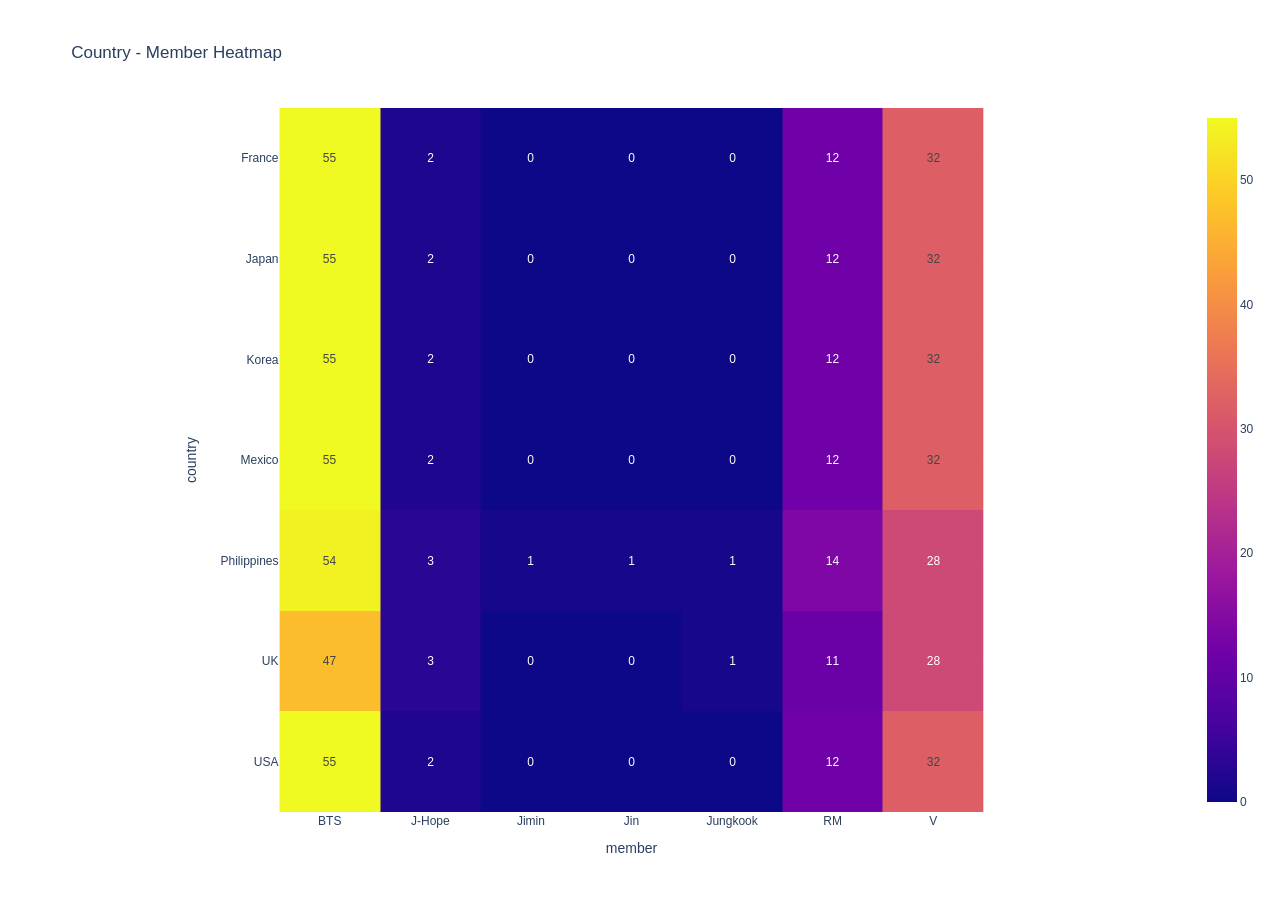
<file: heatmap.html>
<html>
<head><meta charset="utf-8" /></head>
<body>
    <div>                        <script type="text/javascript">window.PlotlyConfig = {MathJaxConfig: 'local'};</script>
        <script charset="utf-8" src="https://cdn.plot.ly/plotly-2.35.2.min.js"></script>                <div id="fbde11da-ef35-4ba8-9eee-c660e7817f2d" class="plotly-graph-div" style="height:100%; width:100%;"></div>            <script type="text/javascript">                                    window.PLOTLYENV=window.PLOTLYENV || {};                                    if (document.getElementById("fbde11da-ef35-4ba8-9eee-c660e7817f2d")) {                    Plotly.newPlot(                        "fbde11da-ef35-4ba8-9eee-c660e7817f2d",                        [{"coloraxis":"coloraxis","name":"0","texttemplate":"%{z}","x":["BTS","J-Hope","Jimin","Jin","Jungkook","RM","V"],"y":["France","Japan","Korea","Mexico","Philippines","UK","USA"],"z":[[55,2,0,0,0,12,32],[55,2,0,0,0,12,32],[55,2,0,0,0,12,32],[55,2,0,0,0,12,32],[54,3,1,1,1,14,28],[47,3,0,0,1,11,28],[55,2,0,0,0,12,32]],"type":"heatmap","xaxis":"x","yaxis":"y","hovertemplate":"member: %{x}\u003cbr\u003ecountry: %{y}\u003cbr\u003ecolor: %{z}\u003cextra\u003e\u003c\u002fextra\u003e"}],                        {"template":{"data":{"histogram2dcontour":[{"type":"histogram2dcontour","colorbar":{"outlinewidth":0,"ticks":""},"colorscale":[[0.0,"#0d0887"],[0.1111111111111111,"#46039f"],[0.2222222222222222,"#7201a8"],[0.3333333333333333,"#9c179e"],[0.4444444444444444,"#bd3786"],[0.5555555555555556,"#d8576b"],[0.6666666666666666,"#ed7953"],[0.7777777777777778,"#fb9f3a"],[0.8888888888888888,"#fdca26"],[1.0,"#f0f921"]]}],"choropleth":[{"type":"choropleth","colorbar":{"outlinewidth":0,"ticks":""}}],"histogram2d":[{"type":"histogram2d","colorbar":{"outlinewidth":0,"ticks":""},"colorscale":[[0.0,"#0d0887"],[0.1111111111111111,"#46039f"],[0.2222222222222222,"#7201a8"],[0.3333333333333333,"#9c179e"],[0.4444444444444444,"#bd3786"],[0.5555555555555556,"#d8576b"],[0.6666666666666666,"#ed7953"],[0.7777777777777778,"#fb9f3a"],[0.8888888888888888,"#fdca26"],[1.0,"#f0f921"]]}],"heatmap":[{"type":"heatmap","colorbar":{"outlinewidth":0,"ticks":""},"colorscale":[[0.0,"#0d0887"],[0.1111111111111111,"#46039f"],[0.2222222222222222,"#7201a8"],[0.3333333333333333,"#9c179e"],[0.4444444444444444,"#bd3786"],[0.5555555555555556,"#d8576b"],[0.6666666666666666,"#ed7953"],[0.7777777777777778,"#fb9f3a"],[0.8888888888888888,"#fdca26"],[1.0,"#f0f921"]]}],"heatmapgl":[{"type":"heatmapgl","colorbar":{"outlinewidth":0,"ticks":""},"colorscale":[[0.0,"#0d0887"],[0.1111111111111111,"#46039f"],[0.2222222222222222,"#7201a8"],[0.3333333333333333,"#9c179e"],[0.4444444444444444,"#bd3786"],[0.5555555555555556,"#d8576b"],[0.6666666666666666,"#ed7953"],[0.7777777777777778,"#fb9f3a"],[0.8888888888888888,"#fdca26"],[1.0,"#f0f921"]]}],"contourcarpet":[{"type":"contourcarpet","colorbar":{"outlinewidth":0,"ticks":""}}],"contour":[{"type":"contour","colorbar":{"outlinewidth":0,"ticks":""},"colorscale":[[0.0,"#0d0887"],[0.1111111111111111,"#46039f"],[0.2222222222222222,"#7201a8"],[0.3333333333333333,"#9c179e"],[0.4444444444444444,"#bd3786"],[0.5555555555555556,"#d8576b"],[0.6666666666666666,"#ed7953"],[0.7777777777777778,"#fb9f3a"],[0.8888888888888888,"#fdca26"],[1.0,"#f0f921"]]}],"surface":[{"type":"surface","colorbar":{"outlinewidth":0,"ticks":""},"colorscale":[[0.0,"#0d0887"],[0.1111111111111111,"#46039f"],[0.2222222222222222,"#7201a8"],[0.3333333333333333,"#9c179e"],[0.4444444444444444,"#bd3786"],[0.5555555555555556,"#d8576b"],[0.6666666666666666,"#ed7953"],[0.7777777777777778,"#fb9f3a"],[0.8888888888888888,"#fdca26"],[1.0,"#f0f921"]]}],"mesh3d":[{"type":"mesh3d","colorbar":{"outlinewidth":0,"ticks":""}}],"scatter":[{"fillpattern":{"fillmode":"overlay","size":10,"solidity":0.2},"type":"scatter"}],"parcoords":[{"type":"parcoords","line":{"colorbar":{"outlinewidth":0,"ticks":""}}}],"scatterpolargl":[{"type":"scatterpolargl","marker":{"colorbar":{"outlinewidth":0,"ticks":""}}}],"bar":[{"error_x":{"color":"#2a3f5f"},"error_y":{"color":"#2a3f5f"},"marker":{"line":{"color":"#E5ECF6","width":0.5},"pattern":{"fillmode":"overlay","size":10,"solidity":0.2}},"type":"bar"}],"scattergeo":[{"type":"scattergeo","marker":{"colorbar":{"outlinewidth":0,"ticks":""}}}],"scatterpolar":[{"type":"scatterpolar","marker":{"colorbar":{"outlinewidth":0,"ticks":""}}}],"histogram":[{"marker":{"pattern":{"fillmode":"overlay","size":10,"solidity":0.2}},"type":"histogram"}],"scattergl":[{"type":"scattergl","marker":{"colorbar":{"outlinewidth":0,"ticks":""}}}],"scatter3d":[{"type":"scatter3d","line":{"colorbar":{"outlinewidth":0,"ticks":""}},"marker":{"colorbar":{"outlinewidth":0,"ticks":""}}}],"scattermapbox":[{"type":"scattermapbox","marker":{"colorbar":{"outlinewidth":0,"ticks":""}}}],"scatterternary":[{"type":"scatterternary","marker":{"colorbar":{"outlinewidth":0,"ticks":""}}}],"scattercarpet":[{"type":"scattercarpet","marker":{"colorbar":{"outlinewidth":0,"ticks":""}}}],"carpet":[{"aaxis":{"endlinecolor":"#2a3f5f","gridcolor":"white","linecolor":"white","minorgridcolor":"white","startlinecolor":"#2a3f5f"},"baxis":{"endlinecolor":"#2a3f5f","gridcolor":"white","linecolor":"white","minorgridcolor":"white","startlinecolor":"#2a3f5f"},"type":"carpet"}],"table":[{"cells":{"fill":{"color":"#EBF0F8"},"line":{"color":"white"}},"header":{"fill":{"color":"#C8D4E3"},"line":{"color":"white"}},"type":"table"}],"barpolar":[{"marker":{"line":{"color":"#E5ECF6","width":0.5},"pattern":{"fillmode":"overlay","size":10,"solidity":0.2}},"type":"barpolar"}],"pie":[{"automargin":true,"type":"pie"}]},"layout":{"autotypenumbers":"strict","colorway":["#636efa","#EF553B","#00cc96","#ab63fa","#FFA15A","#19d3f3","#FF6692","#B6E880","#FF97FF","#FECB52"],"font":{"color":"#2a3f5f"},"hovermode":"closest","hoverlabel":{"align":"left"},"paper_bgcolor":"white","plot_bgcolor":"#E5ECF6","polar":{"bgcolor":"#E5ECF6","angularaxis":{"gridcolor":"white","linecolor":"white","ticks":""},"radialaxis":{"gridcolor":"white","linecolor":"white","ticks":""}},"ternary":{"bgcolor":"#E5ECF6","aaxis":{"gridcolor":"white","linecolor":"white","ticks":""},"baxis":{"gridcolor":"white","linecolor":"white","ticks":""},"caxis":{"gridcolor":"white","linecolor":"white","ticks":""}},"coloraxis":{"colorbar":{"outlinewidth":0,"ticks":""}},"colorscale":{"sequential":[[0.0,"#0d0887"],[0.1111111111111111,"#46039f"],[0.2222222222222222,"#7201a8"],[0.3333333333333333,"#9c179e"],[0.4444444444444444,"#bd3786"],[0.5555555555555556,"#d8576b"],[0.6666666666666666,"#ed7953"],[0.7777777777777778,"#fb9f3a"],[0.8888888888888888,"#fdca26"],[1.0,"#f0f921"]],"sequentialminus":[[0.0,"#0d0887"],[0.1111111111111111,"#46039f"],[0.2222222222222222,"#7201a8"],[0.3333333333333333,"#9c179e"],[0.4444444444444444,"#bd3786"],[0.5555555555555556,"#d8576b"],[0.6666666666666666,"#ed7953"],[0.7777777777777778,"#fb9f3a"],[0.8888888888888888,"#fdca26"],[1.0,"#f0f921"]],"diverging":[[0,"#8e0152"],[0.1,"#c51b7d"],[0.2,"#de77ae"],[0.3,"#f1b6da"],[0.4,"#fde0ef"],[0.5,"#f7f7f7"],[0.6,"#e6f5d0"],[0.7,"#b8e186"],[0.8,"#7fbc41"],[0.9,"#4d9221"],[1,"#276419"]]},"xaxis":{"gridcolor":"white","linecolor":"white","ticks":"","title":{"standoff":15},"zerolinecolor":"white","automargin":true,"zerolinewidth":2},"yaxis":{"gridcolor":"white","linecolor":"white","ticks":"","title":{"standoff":15},"zerolinecolor":"white","automargin":true,"zerolinewidth":2},"scene":{"xaxis":{"backgroundcolor":"#E5ECF6","gridcolor":"white","linecolor":"white","showbackground":true,"ticks":"","zerolinecolor":"white","gridwidth":2},"yaxis":{"backgroundcolor":"#E5ECF6","gridcolor":"white","linecolor":"white","showbackground":true,"ticks":"","zerolinecolor":"white","gridwidth":2},"zaxis":{"backgroundcolor":"#E5ECF6","gridcolor":"white","linecolor":"white","showbackground":true,"ticks":"","zerolinecolor":"white","gridwidth":2}},"shapedefaults":{"line":{"color":"#2a3f5f"}},"annotationdefaults":{"arrowcolor":"#2a3f5f","arrowhead":0,"arrowwidth":1},"geo":{"bgcolor":"white","landcolor":"#E5ECF6","subunitcolor":"white","showland":true,"showlakes":true,"lakecolor":"white"},"title":{"x":0.05},"mapbox":{"style":"light"}}},"xaxis":{"anchor":"y","domain":[0.0,1.0],"scaleanchor":"y","constrain":"domain","title":{"text":"member"}},"yaxis":{"anchor":"x","domain":[0.0,1.0],"autorange":"reversed","constrain":"domain","title":{"text":"country"}},"coloraxis":{"colorscale":[[0.0,"#0d0887"],[0.1111111111111111,"#46039f"],[0.2222222222222222,"#7201a8"],[0.3333333333333333,"#9c179e"],[0.4444444444444444,"#bd3786"],[0.5555555555555556,"#d8576b"],[0.6666666666666666,"#ed7953"],[0.7777777777777778,"#fb9f3a"],[0.8888888888888888,"#fdca26"],[1.0,"#f0f921"]]},"title":{"text":"Country - Member Heatmap"}},                        {"responsive": true}                    )                };                            </script>        </div>
</body>
</html>
</file>
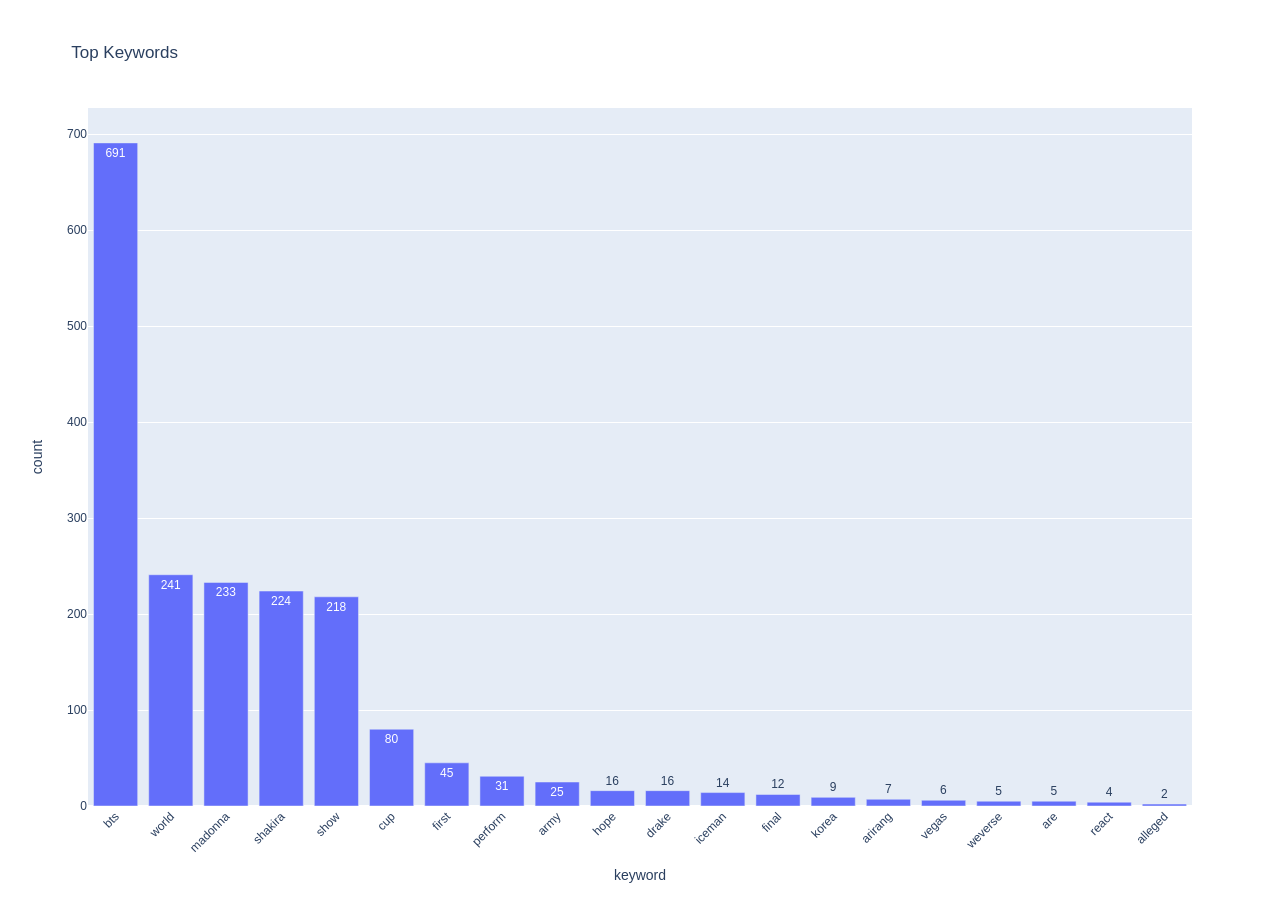
<file: keyword_chart.html>
<html>
<head><meta charset="utf-8" /></head>
<body>
    <div>                        <script type="text/javascript">window.PlotlyConfig = {MathJaxConfig: 'local'};</script>
        <script charset="utf-8" src="https://cdn.plot.ly/plotly-2.35.2.min.js"></script>                <div id="da5c4f7e-78f4-42a7-a3fd-9a72168b6054" class="plotly-graph-div" style="height:100%; width:100%;"></div>            <script type="text/javascript">                                    window.PLOTLYENV=window.PLOTLYENV || {};                                    if (document.getElementById("da5c4f7e-78f4-42a7-a3fd-9a72168b6054")) {                    Plotly.newPlot(                        "da5c4f7e-78f4-42a7-a3fd-9a72168b6054",                        [{"alignmentgroup":"True","hovertemplate":"keyword=%{x}\u003cbr\u003ecount=%{text}\u003cextra\u003e\u003c\u002fextra\u003e","legendgroup":"","marker":{"color":"#636efa","pattern":{"shape":""}},"name":"","offsetgroup":"","orientation":"v","showlegend":false,"text":[691.0,241.0,233.0,224.0,218.0,80.0,45.0,31.0,25.0,16.0,16.0,14.0,12.0,9.0,7.0,6.0,5.0,5.0,4.0,2.0],"textposition":"auto","x":["bts","world","madonna","shakira","show","cup","first","perform","army","hope","drake","iceman","final","korea","arirang","vegas","weverse","are","react","alleged"],"xaxis":"x","y":[691,241,233,224,218,80,45,31,25,16,16,14,12,9,7,6,5,5,4,2],"yaxis":"y","type":"bar"}],                        {"template":{"data":{"histogram2dcontour":[{"type":"histogram2dcontour","colorbar":{"outlinewidth":0,"ticks":""},"colorscale":[[0.0,"#0d0887"],[0.1111111111111111,"#46039f"],[0.2222222222222222,"#7201a8"],[0.3333333333333333,"#9c179e"],[0.4444444444444444,"#bd3786"],[0.5555555555555556,"#d8576b"],[0.6666666666666666,"#ed7953"],[0.7777777777777778,"#fb9f3a"],[0.8888888888888888,"#fdca26"],[1.0,"#f0f921"]]}],"choropleth":[{"type":"choropleth","colorbar":{"outlinewidth":0,"ticks":""}}],"histogram2d":[{"type":"histogram2d","colorbar":{"outlinewidth":0,"ticks":""},"colorscale":[[0.0,"#0d0887"],[0.1111111111111111,"#46039f"],[0.2222222222222222,"#7201a8"],[0.3333333333333333,"#9c179e"],[0.4444444444444444,"#bd3786"],[0.5555555555555556,"#d8576b"],[0.6666666666666666,"#ed7953"],[0.7777777777777778,"#fb9f3a"],[0.8888888888888888,"#fdca26"],[1.0,"#f0f921"]]}],"heatmap":[{"type":"heatmap","colorbar":{"outlinewidth":0,"ticks":""},"colorscale":[[0.0,"#0d0887"],[0.1111111111111111,"#46039f"],[0.2222222222222222,"#7201a8"],[0.3333333333333333,"#9c179e"],[0.4444444444444444,"#bd3786"],[0.5555555555555556,"#d8576b"],[0.6666666666666666,"#ed7953"],[0.7777777777777778,"#fb9f3a"],[0.8888888888888888,"#fdca26"],[1.0,"#f0f921"]]}],"heatmapgl":[{"type":"heatmapgl","colorbar":{"outlinewidth":0,"ticks":""},"colorscale":[[0.0,"#0d0887"],[0.1111111111111111,"#46039f"],[0.2222222222222222,"#7201a8"],[0.3333333333333333,"#9c179e"],[0.4444444444444444,"#bd3786"],[0.5555555555555556,"#d8576b"],[0.6666666666666666,"#ed7953"],[0.7777777777777778,"#fb9f3a"],[0.8888888888888888,"#fdca26"],[1.0,"#f0f921"]]}],"contourcarpet":[{"type":"contourcarpet","colorbar":{"outlinewidth":0,"ticks":""}}],"contour":[{"type":"contour","colorbar":{"outlinewidth":0,"ticks":""},"colorscale":[[0.0,"#0d0887"],[0.1111111111111111,"#46039f"],[0.2222222222222222,"#7201a8"],[0.3333333333333333,"#9c179e"],[0.4444444444444444,"#bd3786"],[0.5555555555555556,"#d8576b"],[0.6666666666666666,"#ed7953"],[0.7777777777777778,"#fb9f3a"],[0.8888888888888888,"#fdca26"],[1.0,"#f0f921"]]}],"surface":[{"type":"surface","colorbar":{"outlinewidth":0,"ticks":""},"colorscale":[[0.0,"#0d0887"],[0.1111111111111111,"#46039f"],[0.2222222222222222,"#7201a8"],[0.3333333333333333,"#9c179e"],[0.4444444444444444,"#bd3786"],[0.5555555555555556,"#d8576b"],[0.6666666666666666,"#ed7953"],[0.7777777777777778,"#fb9f3a"],[0.8888888888888888,"#fdca26"],[1.0,"#f0f921"]]}],"mesh3d":[{"type":"mesh3d","colorbar":{"outlinewidth":0,"ticks":""}}],"scatter":[{"fillpattern":{"fillmode":"overlay","size":10,"solidity":0.2},"type":"scatter"}],"parcoords":[{"type":"parcoords","line":{"colorbar":{"outlinewidth":0,"ticks":""}}}],"scatterpolargl":[{"type":"scatterpolargl","marker":{"colorbar":{"outlinewidth":0,"ticks":""}}}],"bar":[{"error_x":{"color":"#2a3f5f"},"error_y":{"color":"#2a3f5f"},"marker":{"line":{"color":"#E5ECF6","width":0.5},"pattern":{"fillmode":"overlay","size":10,"solidity":0.2}},"type":"bar"}],"scattergeo":[{"type":"scattergeo","marker":{"colorbar":{"outlinewidth":0,"ticks":""}}}],"scatterpolar":[{"type":"scatterpolar","marker":{"colorbar":{"outlinewidth":0,"ticks":""}}}],"histogram":[{"marker":{"pattern":{"fillmode":"overlay","size":10,"solidity":0.2}},"type":"histogram"}],"scattergl":[{"type":"scattergl","marker":{"colorbar":{"outlinewidth":0,"ticks":""}}}],"scatter3d":[{"type":"scatter3d","line":{"colorbar":{"outlinewidth":0,"ticks":""}},"marker":{"colorbar":{"outlinewidth":0,"ticks":""}}}],"scattermapbox":[{"type":"scattermapbox","marker":{"colorbar":{"outlinewidth":0,"ticks":""}}}],"scatterternary":[{"type":"scatterternary","marker":{"colorbar":{"outlinewidth":0,"ticks":""}}}],"scattercarpet":[{"type":"scattercarpet","marker":{"colorbar":{"outlinewidth":0,"ticks":""}}}],"carpet":[{"aaxis":{"endlinecolor":"#2a3f5f","gridcolor":"white","linecolor":"white","minorgridcolor":"white","startlinecolor":"#2a3f5f"},"baxis":{"endlinecolor":"#2a3f5f","gridcolor":"white","linecolor":"white","minorgridcolor":"white","startlinecolor":"#2a3f5f"},"type":"carpet"}],"table":[{"cells":{"fill":{"color":"#EBF0F8"},"line":{"color":"white"}},"header":{"fill":{"color":"#C8D4E3"},"line":{"color":"white"}},"type":"table"}],"barpolar":[{"marker":{"line":{"color":"#E5ECF6","width":0.5},"pattern":{"fillmode":"overlay","size":10,"solidity":0.2}},"type":"barpolar"}],"pie":[{"automargin":true,"type":"pie"}]},"layout":{"autotypenumbers":"strict","colorway":["#636efa","#EF553B","#00cc96","#ab63fa","#FFA15A","#19d3f3","#FF6692","#B6E880","#FF97FF","#FECB52"],"font":{"color":"#2a3f5f"},"hovermode":"closest","hoverlabel":{"align":"left"},"paper_bgcolor":"white","plot_bgcolor":"#E5ECF6","polar":{"bgcolor":"#E5ECF6","angularaxis":{"gridcolor":"white","linecolor":"white","ticks":""},"radialaxis":{"gridcolor":"white","linecolor":"white","ticks":""}},"ternary":{"bgcolor":"#E5ECF6","aaxis":{"gridcolor":"white","linecolor":"white","ticks":""},"baxis":{"gridcolor":"white","linecolor":"white","ticks":""},"caxis":{"gridcolor":"white","linecolor":"white","ticks":""}},"coloraxis":{"colorbar":{"outlinewidth":0,"ticks":""}},"colorscale":{"sequential":[[0.0,"#0d0887"],[0.1111111111111111,"#46039f"],[0.2222222222222222,"#7201a8"],[0.3333333333333333,"#9c179e"],[0.4444444444444444,"#bd3786"],[0.5555555555555556,"#d8576b"],[0.6666666666666666,"#ed7953"],[0.7777777777777778,"#fb9f3a"],[0.8888888888888888,"#fdca26"],[1.0,"#f0f921"]],"sequentialminus":[[0.0,"#0d0887"],[0.1111111111111111,"#46039f"],[0.2222222222222222,"#7201a8"],[0.3333333333333333,"#9c179e"],[0.4444444444444444,"#bd3786"],[0.5555555555555556,"#d8576b"],[0.6666666666666666,"#ed7953"],[0.7777777777777778,"#fb9f3a"],[0.8888888888888888,"#fdca26"],[1.0,"#f0f921"]],"diverging":[[0,"#8e0152"],[0.1,"#c51b7d"],[0.2,"#de77ae"],[0.3,"#f1b6da"],[0.4,"#fde0ef"],[0.5,"#f7f7f7"],[0.6,"#e6f5d0"],[0.7,"#b8e186"],[0.8,"#7fbc41"],[0.9,"#4d9221"],[1,"#276419"]]},"xaxis":{"gridcolor":"white","linecolor":"white","ticks":"","title":{"standoff":15},"zerolinecolor":"white","automargin":true,"zerolinewidth":2},"yaxis":{"gridcolor":"white","linecolor":"white","ticks":"","title":{"standoff":15},"zerolinecolor":"white","automargin":true,"zerolinewidth":2},"scene":{"xaxis":{"backgroundcolor":"#E5ECF6","gridcolor":"white","linecolor":"white","showbackground":true,"ticks":"","zerolinecolor":"white","gridwidth":2},"yaxis":{"backgroundcolor":"#E5ECF6","gridcolor":"white","linecolor":"white","showbackground":true,"ticks":"","zerolinecolor":"white","gridwidth":2},"zaxis":{"backgroundcolor":"#E5ECF6","gridcolor":"white","linecolor":"white","showbackground":true,"ticks":"","zerolinecolor":"white","gridwidth":2}},"shapedefaults":{"line":{"color":"#2a3f5f"}},"annotationdefaults":{"arrowcolor":"#2a3f5f","arrowhead":0,"arrowwidth":1},"geo":{"bgcolor":"white","landcolor":"#E5ECF6","subunitcolor":"white","showland":true,"showlakes":true,"lakecolor":"white"},"title":{"x":0.05},"mapbox":{"style":"light"}}},"xaxis":{"anchor":"y","domain":[0.0,1.0],"title":{"text":"keyword"},"tickangle":-45},"yaxis":{"anchor":"x","domain":[0.0,1.0],"title":{"text":"count"}},"legend":{"tracegroupgap":0},"title":{"text":"Top Keywords"},"barmode":"relative"},                        {"responsive": true}                    )                };                            </script>        </div>
</body>
</html>
</file>
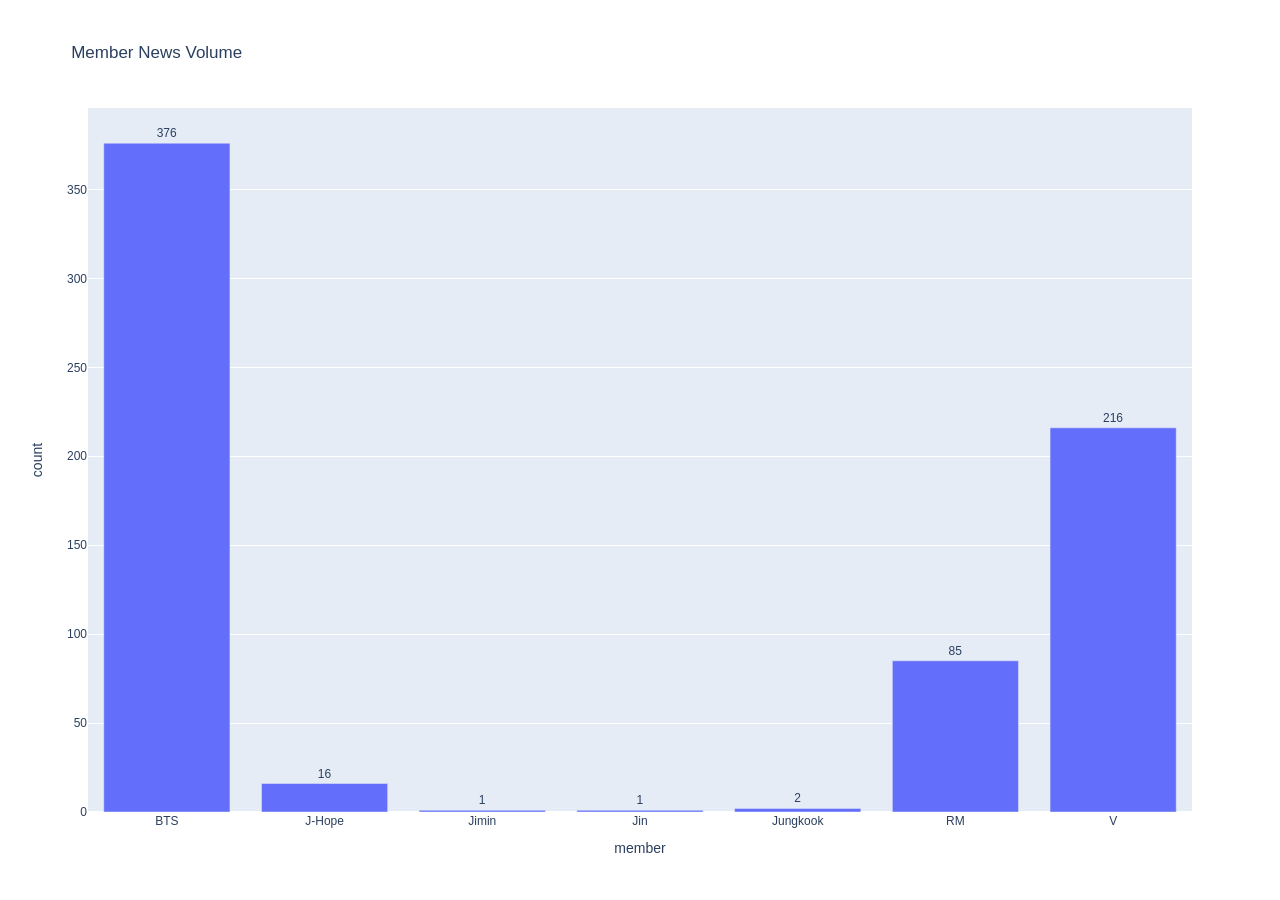
<file: member_chart.html>
<html>
<head><meta charset="utf-8" /></head>
<body>
    <div>                        <script type="text/javascript">window.PlotlyConfig = {MathJaxConfig: 'local'};</script>
        <script charset="utf-8" src="https://cdn.plot.ly/plotly-2.35.2.min.js"></script>                <div id="ecf3263f-49d7-4cbd-a308-e35580d6eda7" class="plotly-graph-div" style="height:100%; width:100%;"></div>            <script type="text/javascript">                                    window.PLOTLYENV=window.PLOTLYENV || {};                                    if (document.getElementById("ecf3263f-49d7-4cbd-a308-e35580d6eda7")) {                    Plotly.newPlot(                        "ecf3263f-49d7-4cbd-a308-e35580d6eda7",                        [{"alignmentgroup":"True","hovertemplate":"member=%{x}\u003cbr\u003ecount=%{text}\u003cextra\u003e\u003c\u002fextra\u003e","legendgroup":"","marker":{"color":"#636efa","pattern":{"shape":""}},"name":"","offsetgroup":"","orientation":"v","showlegend":false,"text":[376.0,16.0,1.0,1.0,2.0,85.0,216.0],"textposition":"outside","x":["BTS","J-Hope","Jimin","Jin","Jungkook","RM","V"],"xaxis":"x","y":[376,16,1,1,2,85,216],"yaxis":"y","type":"bar"}],                        {"template":{"data":{"histogram2dcontour":[{"type":"histogram2dcontour","colorbar":{"outlinewidth":0,"ticks":""},"colorscale":[[0.0,"#0d0887"],[0.1111111111111111,"#46039f"],[0.2222222222222222,"#7201a8"],[0.3333333333333333,"#9c179e"],[0.4444444444444444,"#bd3786"],[0.5555555555555556,"#d8576b"],[0.6666666666666666,"#ed7953"],[0.7777777777777778,"#fb9f3a"],[0.8888888888888888,"#fdca26"],[1.0,"#f0f921"]]}],"choropleth":[{"type":"choropleth","colorbar":{"outlinewidth":0,"ticks":""}}],"histogram2d":[{"type":"histogram2d","colorbar":{"outlinewidth":0,"ticks":""},"colorscale":[[0.0,"#0d0887"],[0.1111111111111111,"#46039f"],[0.2222222222222222,"#7201a8"],[0.3333333333333333,"#9c179e"],[0.4444444444444444,"#bd3786"],[0.5555555555555556,"#d8576b"],[0.6666666666666666,"#ed7953"],[0.7777777777777778,"#fb9f3a"],[0.8888888888888888,"#fdca26"],[1.0,"#f0f921"]]}],"heatmap":[{"type":"heatmap","colorbar":{"outlinewidth":0,"ticks":""},"colorscale":[[0.0,"#0d0887"],[0.1111111111111111,"#46039f"],[0.2222222222222222,"#7201a8"],[0.3333333333333333,"#9c179e"],[0.4444444444444444,"#bd3786"],[0.5555555555555556,"#d8576b"],[0.6666666666666666,"#ed7953"],[0.7777777777777778,"#fb9f3a"],[0.8888888888888888,"#fdca26"],[1.0,"#f0f921"]]}],"heatmapgl":[{"type":"heatmapgl","colorbar":{"outlinewidth":0,"ticks":""},"colorscale":[[0.0,"#0d0887"],[0.1111111111111111,"#46039f"],[0.2222222222222222,"#7201a8"],[0.3333333333333333,"#9c179e"],[0.4444444444444444,"#bd3786"],[0.5555555555555556,"#d8576b"],[0.6666666666666666,"#ed7953"],[0.7777777777777778,"#fb9f3a"],[0.8888888888888888,"#fdca26"],[1.0,"#f0f921"]]}],"contourcarpet":[{"type":"contourcarpet","colorbar":{"outlinewidth":0,"ticks":""}}],"contour":[{"type":"contour","colorbar":{"outlinewidth":0,"ticks":""},"colorscale":[[0.0,"#0d0887"],[0.1111111111111111,"#46039f"],[0.2222222222222222,"#7201a8"],[0.3333333333333333,"#9c179e"],[0.4444444444444444,"#bd3786"],[0.5555555555555556,"#d8576b"],[0.6666666666666666,"#ed7953"],[0.7777777777777778,"#fb9f3a"],[0.8888888888888888,"#fdca26"],[1.0,"#f0f921"]]}],"surface":[{"type":"surface","colorbar":{"outlinewidth":0,"ticks":""},"colorscale":[[0.0,"#0d0887"],[0.1111111111111111,"#46039f"],[0.2222222222222222,"#7201a8"],[0.3333333333333333,"#9c179e"],[0.4444444444444444,"#bd3786"],[0.5555555555555556,"#d8576b"],[0.6666666666666666,"#ed7953"],[0.7777777777777778,"#fb9f3a"],[0.8888888888888888,"#fdca26"],[1.0,"#f0f921"]]}],"mesh3d":[{"type":"mesh3d","colorbar":{"outlinewidth":0,"ticks":""}}],"scatter":[{"fillpattern":{"fillmode":"overlay","size":10,"solidity":0.2},"type":"scatter"}],"parcoords":[{"type":"parcoords","line":{"colorbar":{"outlinewidth":0,"ticks":""}}}],"scatterpolargl":[{"type":"scatterpolargl","marker":{"colorbar":{"outlinewidth":0,"ticks":""}}}],"bar":[{"error_x":{"color":"#2a3f5f"},"error_y":{"color":"#2a3f5f"},"marker":{"line":{"color":"#E5ECF6","width":0.5},"pattern":{"fillmode":"overlay","size":10,"solidity":0.2}},"type":"bar"}],"scattergeo":[{"type":"scattergeo","marker":{"colorbar":{"outlinewidth":0,"ticks":""}}}],"scatterpolar":[{"type":"scatterpolar","marker":{"colorbar":{"outlinewidth":0,"ticks":""}}}],"histogram":[{"marker":{"pattern":{"fillmode":"overlay","size":10,"solidity":0.2}},"type":"histogram"}],"scattergl":[{"type":"scattergl","marker":{"colorbar":{"outlinewidth":0,"ticks":""}}}],"scatter3d":[{"type":"scatter3d","line":{"colorbar":{"outlinewidth":0,"ticks":""}},"marker":{"colorbar":{"outlinewidth":0,"ticks":""}}}],"scattermapbox":[{"type":"scattermapbox","marker":{"colorbar":{"outlinewidth":0,"ticks":""}}}],"scatterternary":[{"type":"scatterternary","marker":{"colorbar":{"outlinewidth":0,"ticks":""}}}],"scattercarpet":[{"type":"scattercarpet","marker":{"colorbar":{"outlinewidth":0,"ticks":""}}}],"carpet":[{"aaxis":{"endlinecolor":"#2a3f5f","gridcolor":"white","linecolor":"white","minorgridcolor":"white","startlinecolor":"#2a3f5f"},"baxis":{"endlinecolor":"#2a3f5f","gridcolor":"white","linecolor":"white","minorgridcolor":"white","startlinecolor":"#2a3f5f"},"type":"carpet"}],"table":[{"cells":{"fill":{"color":"#EBF0F8"},"line":{"color":"white"}},"header":{"fill":{"color":"#C8D4E3"},"line":{"color":"white"}},"type":"table"}],"barpolar":[{"marker":{"line":{"color":"#E5ECF6","width":0.5},"pattern":{"fillmode":"overlay","size":10,"solidity":0.2}},"type":"barpolar"}],"pie":[{"automargin":true,"type":"pie"}]},"layout":{"autotypenumbers":"strict","colorway":["#636efa","#EF553B","#00cc96","#ab63fa","#FFA15A","#19d3f3","#FF6692","#B6E880","#FF97FF","#FECB52"],"font":{"color":"#2a3f5f"},"hovermode":"closest","hoverlabel":{"align":"left"},"paper_bgcolor":"white","plot_bgcolor":"#E5ECF6","polar":{"bgcolor":"#E5ECF6","angularaxis":{"gridcolor":"white","linecolor":"white","ticks":""},"radialaxis":{"gridcolor":"white","linecolor":"white","ticks":""}},"ternary":{"bgcolor":"#E5ECF6","aaxis":{"gridcolor":"white","linecolor":"white","ticks":""},"baxis":{"gridcolor":"white","linecolor":"white","ticks":""},"caxis":{"gridcolor":"white","linecolor":"white","ticks":""}},"coloraxis":{"colorbar":{"outlinewidth":0,"ticks":""}},"colorscale":{"sequential":[[0.0,"#0d0887"],[0.1111111111111111,"#46039f"],[0.2222222222222222,"#7201a8"],[0.3333333333333333,"#9c179e"],[0.4444444444444444,"#bd3786"],[0.5555555555555556,"#d8576b"],[0.6666666666666666,"#ed7953"],[0.7777777777777778,"#fb9f3a"],[0.8888888888888888,"#fdca26"],[1.0,"#f0f921"]],"sequentialminus":[[0.0,"#0d0887"],[0.1111111111111111,"#46039f"],[0.2222222222222222,"#7201a8"],[0.3333333333333333,"#9c179e"],[0.4444444444444444,"#bd3786"],[0.5555555555555556,"#d8576b"],[0.6666666666666666,"#ed7953"],[0.7777777777777778,"#fb9f3a"],[0.8888888888888888,"#fdca26"],[1.0,"#f0f921"]],"diverging":[[0,"#8e0152"],[0.1,"#c51b7d"],[0.2,"#de77ae"],[0.3,"#f1b6da"],[0.4,"#fde0ef"],[0.5,"#f7f7f7"],[0.6,"#e6f5d0"],[0.7,"#b8e186"],[0.8,"#7fbc41"],[0.9,"#4d9221"],[1,"#276419"]]},"xaxis":{"gridcolor":"white","linecolor":"white","ticks":"","title":{"standoff":15},"zerolinecolor":"white","automargin":true,"zerolinewidth":2},"yaxis":{"gridcolor":"white","linecolor":"white","ticks":"","title":{"standoff":15},"zerolinecolor":"white","automargin":true,"zerolinewidth":2},"scene":{"xaxis":{"backgroundcolor":"#E5ECF6","gridcolor":"white","linecolor":"white","showbackground":true,"ticks":"","zerolinecolor":"white","gridwidth":2},"yaxis":{"backgroundcolor":"#E5ECF6","gridcolor":"white","linecolor":"white","showbackground":true,"ticks":"","zerolinecolor":"white","gridwidth":2},"zaxis":{"backgroundcolor":"#E5ECF6","gridcolor":"white","linecolor":"white","showbackground":true,"ticks":"","zerolinecolor":"white","gridwidth":2}},"shapedefaults":{"line":{"color":"#2a3f5f"}},"annotationdefaults":{"arrowcolor":"#2a3f5f","arrowhead":0,"arrowwidth":1},"geo":{"bgcolor":"white","landcolor":"#E5ECF6","subunitcolor":"white","showland":true,"showlakes":true,"lakecolor":"white"},"title":{"x":0.05},"mapbox":{"style":"light"}}},"xaxis":{"anchor":"y","domain":[0.0,1.0],"title":{"text":"member"}},"yaxis":{"anchor":"x","domain":[0.0,1.0],"title":{"text":"count"}},"legend":{"tracegroupgap":0},"title":{"text":"Member News Volume"},"barmode":"relative"},                        {"responsive": true}                    )                };                            </script>        </div>
</body>
</html>
</file>
